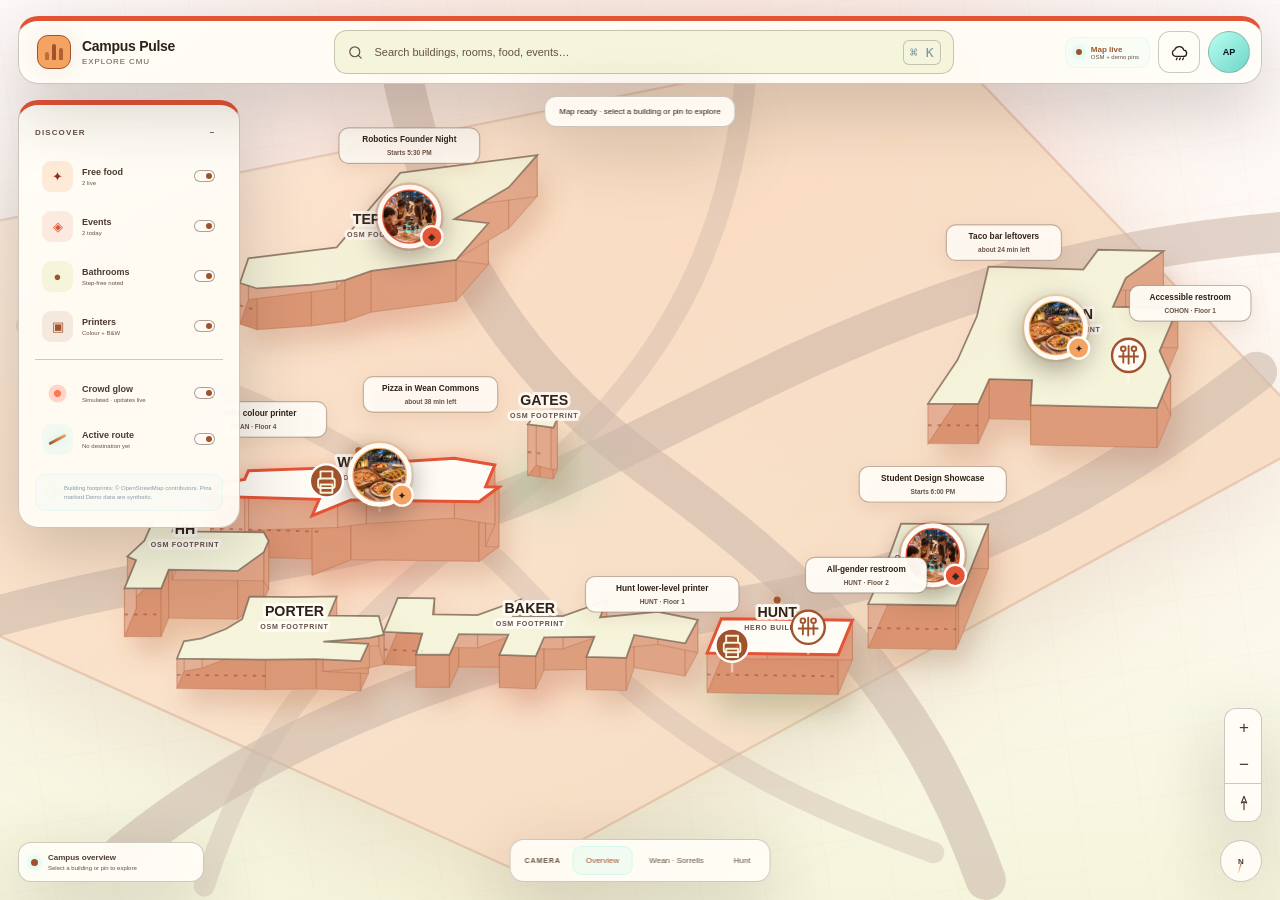
<file: 3d-map/index.html>
<!doctype html>
<html lang="en">
  <head>
    <meta charset="UTF-8" />
    <meta name="viewport" content="width=device-width, initial-scale=1.0" />
    <meta name="description" content="CMU Campus Pulse 3D map and unified discovery pins." />
    <title>Campus Pulse — 3D Map & Pins</title>
    <link rel="stylesheet" href="./styles.css" />
  </head>
  <body>
    <main class="app">
      <section class="map-shell" aria-label="Interactive 3D map of Carnegie Mellon University">
        <svg id="campusMap" viewBox="0 0 1200 760" preserveAspectRatio="xMidYMid slice" role="img" aria-labelledby="mapTitle mapDesc">
          <title id="mapTitle">Carnegie Mellon 3D campus map</title>
          <desc id="mapDesc">A stylized 3D map using OpenStreetMap-derived building footprints, with food, event, bathroom, and printer pins.</desc>
          <defs>
            <linearGradient id="sky" x1="0" y1="0" x2="0" y2="1">
              <stop offset="0" stop-color="#ffffff" />
              <stop offset="0.46" stop-color="#fffdf7" />
              <stop offset="1" stop-color="#f5f5dc" />
            </linearGradient>
            <radialGradient id="horizon" cx="50%" cy="18%" r="78%">
              <stop offset="0" stop-color="#f4a460" stop-opacity=".2" />
              <stop offset=".48" stop-color="#e35336" stop-opacity=".035" />
              <stop offset="1" stop-color="#ffffff" stop-opacity="0" />
            </radialGradient>
            <linearGradient id="ground" x1="0" y1="0" x2="1" y2="1">
              <stop offset="0" stop-color="#fff4e8" />
              <stop offset="1" stop-color="#f4dbc1" />
            </linearGradient>
            <linearGradient id="waterSheen" x1="0" y1="0" x2="1" y2="1">
              <stop offset="0" stop-color="#ffffff" stop-opacity=".5" />
              <stop offset=".5" stop-color="#f4a460" stop-opacity=".08" />
              <stop offset="1" stop-color="#ffffff" stop-opacity=".2" />
            </linearGradient>
            <linearGradient id="routeGlow" x1="0" y1="0" x2="1" y2="0">
              <stop offset="0" stop-color="#e35336" />
              <stop offset=".55" stop-color="#f4a460" />
              <stop offset="1" stop-color="#f5f5dc" />
            </linearGradient>
            <pattern id="mapGrid" width="54" height="54" patternUnits="userSpaceOnUse" patternTransform="rotate(-8)">
              <path d="M54 0H0V54" fill="none" stroke="#a0522d" stroke-opacity=".045" />
            </pattern>
            <filter id="shadow" x="-80%" y="-80%" width="260%" height="300%">
              <feDropShadow dx="8" dy="15" stdDeviation="10" flood-color="#a0522d" flood-opacity=".22" />
            </filter>
            <filter id="glow" x="-200%" y="-200%" width="500%" height="500%">
              <feGaussianBlur stdDeviation="7" result="blur" />
              <feMerge><feMergeNode in="blur" /><feMergeNode in="SourceGraphic" /></feMerge>
            </filter>
            <filter id="haloBlur" x="-100%" y="-100%" width="300%" height="300%">
              <feGaussianBlur stdDeviation="20" />
            </filter>
            <clipPath id="mapClip"><rect width="1200" height="760" rx="34" /></clipPath>
          </defs>

          <g clip-path="url(#mapClip)">
            <rect width="1200" height="760" fill="url(#sky)" />
            <rect width="1200" height="760" fill="url(#horizon)" />
            <rect width="1200" height="760" fill="url(#mapGrid)" />
            <g id="cameraGroup" class="camera-group">
              <path class="campus-ground" d="M41 190 848 28l326 341-674 368L28 523Z" />
              <path class="ground-sheen" d="M41 190 848 28l326 341-674 368L28 523Z" />
              <g class="map-roads" aria-hidden="true">
                <path d="M30 528C234 468 342 485 515 411S847 217 1155 195" />
                <path d="M163 721C306 603 499 543 681 513s291-86 440-199" />
                <path d="M393 31c25 147 79 264 213 362s226 184 286 350" />
                <path class="minor" d="M82 275c168 47 308 101 423 224s206 171 343 221" />
                <path class="minor" d="M690 55c-12 158-77 273-209 374S275 612 232 748" />
              </g>
              <g id="crowdGlowLayer" aria-hidden="true"></g>
              <g id="buildingLayer"></g>
              <g id="routeLayer"></g>
              <g id="labelLayer"></g>
              <g id="pinLayer"></g>
              <g id="indoorLayer" class="indoor-layer"></g>
            </g>
            <g id="rainLayer" aria-hidden="true"></g>
            <rect width="1200" height="760" fill="url(#horizon)" opacity=".35" pointer-events="none" />
          </g>
        </svg>

        <header class="topbar glass">
          <a class="brand" href="#" aria-label="Campus Pulse home">
            <span class="brand-mark" aria-hidden="true"><i></i><i></i><i></i></span>
            <span><strong>Campus Pulse</strong><small>Explore CMU</small></span>
          </a>

          <form class="search" id="searchForm" role="search">
            <svg viewBox="0 0 24 24" aria-hidden="true"><circle cx="11" cy="11" r="7" /><path d="m20 20-4-4" /></svg>
            <input id="searchInput" type="search" autocomplete="off" placeholder="Search buildings, rooms, food, events…" aria-label="Search campus" />
            <kbd>⌘ K</kbd>
            <div class="search-results glass" id="searchResults" hidden></div>
          </form>

          <div class="top-actions">
            <div class="data-badge"><span></span><strong>Map live</strong><small>OSM + demo pins</small></div>
            <button class="round-button" id="rainButton" type="button" aria-pressed="false" aria-label="Toggle rain scenario">
              <svg viewBox="0 0 24 24"><path d="M7 17h10a4 4 0 0 0 .4-7.98A6 6 0 0 0 6.1 8.3 4.5 4.5 0 0 0 7 17Z" /><path d="m9 19-1 2m5-2-1 2m5-2-1 2" /></svg>
            </button>
            <button class="profile-button" type="button" aria-label="Profile">AP</button>
          </div>
        </header>

        <aside class="layers-panel glass" id="layersPanel">
          <div class="panel-heading"><span>DISCOVER</span><button id="collapseLayers" type="button" aria-label="Collapse layers">−</button></div>
          <div class="layer-buttons" id="layerButtons">
            <button type="button" data-layer="food" aria-pressed="true"><span class="layer-icon food">✦</span><span>Free food<small id="foodCount">2 live</small></span><i></i></button>
            <button type="button" data-layer="event" aria-pressed="true"><span class="layer-icon event">◈</span><span>Events<small>2 today</small></span><i></i></button>
            <button type="button" data-layer="bathroom" aria-pressed="true"><span class="layer-icon bathroom">●</span><span>Bathrooms<small>Step-free noted</small></span><i></i></button>
            <button type="button" data-layer="printer" aria-pressed="true"><span class="layer-icon printer">▣</span><span>Printers<small>Colour + B&amp;W</small></span><i></i></button>
          </div>
          <div class="layer-divider"></div>
          <button class="map-toggle" id="crowdToggle" type="button" aria-pressed="true"><span class="toggle-mark crowd"></span><span>Crowd glow<small>Simulated · updates live</small></span><i></i></button>
          <button class="map-toggle" id="routeToggle" type="button" aria-pressed="true"><span class="toggle-mark route"></span><span>Active route<small id="routeStatus">No destination yet</small></span><i></i></button>
          <div class="provenance"><svg viewBox="0 0 24 24"><path d="M12 22a10 10 0 1 0 0-20 10 10 0 0 0 0 20Zm0-6v-4m0-4h.01" /></svg><span>Building footprints: © OpenStreetMap contributors. Pins marked Demo data are synthetic.</span></div>
        </aside>

        <nav class="camera-presets glass" aria-label="Map camera presets">
          <span>CAMERA</span>
          <button type="button" data-camera="overview" class="active">Overview</button>
          <button type="button" data-camera="wean">Wean · Sorrells</button>
          <button type="button" data-camera="hunt">Hunt</button>
        </nav>

        <div class="map-controls glass" aria-label="Map controls">
          <button type="button" id="zoomIn" aria-label="Zoom in">+</button>
          <button type="button" id="zoomOut" aria-label="Zoom out">−</button>
          <span></span>
          <button type="button" id="resetCamera" aria-label="Reset map orientation">
            <svg viewBox="0 0 24 24"><path d="M12 2 8 12l4-2 4 2-4-10Zm0 8v12" /></svg>
          </button>
        </div>

        <div class="compass glass"><strong>N</strong><i></i></div>

        <article class="detail-card glass" id="detailCard" aria-live="polite" aria-hidden="true">
          <button class="card-close" id="closeCard" type="button" aria-label="Close details">×</button>
          <div class="gallery" id="gallery" hidden>
            <div class="gallery-main" id="galleryMain"></div>
            <div class="gallery-thumbs" id="galleryThumbs"></div>
            <span class="gallery-count" id="galleryCount">1 / 3</span>
          </div>
          <div class="card-body">
            <div class="card-meta"><span class="card-kind" id="cardKind">BUILDING</span><span class="demo-chip" id="demoChip">OSM FOOTPRINT</span></div>
            <h1 id="cardTitle">Wean Hall</h1>
            <p class="card-subtitle" id="cardSubtitle">Academic building · Carnegie Mellon</p>
            <div class="card-stats" id="cardStats"></div>
            <p class="card-description" id="cardDescription"></p>
            <div class="card-actions">
              <button class="primary-action" id="navigateButton" type="button">
                <svg viewBox="0 0 24 24"><path d="m3 11 18-8-8 18-2-8-8-2Z" /></svg>
                Navigate here
              </button>
              <button class="secondary-action" id="indoorButton" type="button">Explore floors</button>
            </div>
          </div>
        </article>

        <section class="indoor-toolbar glass" id="indoorToolbar" aria-hidden="true">
          <button id="exitIndoor" type="button" aria-label="Exit indoor view">←</button>
          <div><span>INDOOR PREVIEW</span><strong id="indoorBuilding">Wean Hall</strong></div>
          <div class="floor-picker" id="floorPicker"></div>
          <div class="indoor-provenance"><span>DEMO GEOMETRY</span><small>Blueprint source pending</small></div>
        </section>

        <div class="map-caption glass">
          <span class="pulse-dot"></span>
          <div><strong id="captionTitle">Campus overview</strong><small id="captionCopy">Select a building or pin to explore</small></div>
        </div>

        <div class="toast glass" id="toast" role="status" aria-live="polite"></div>
      </section>
    </main>

    <script src="./data.js"></script>
    <script src="./app.js"></script>
  </body>
</html>
</file>
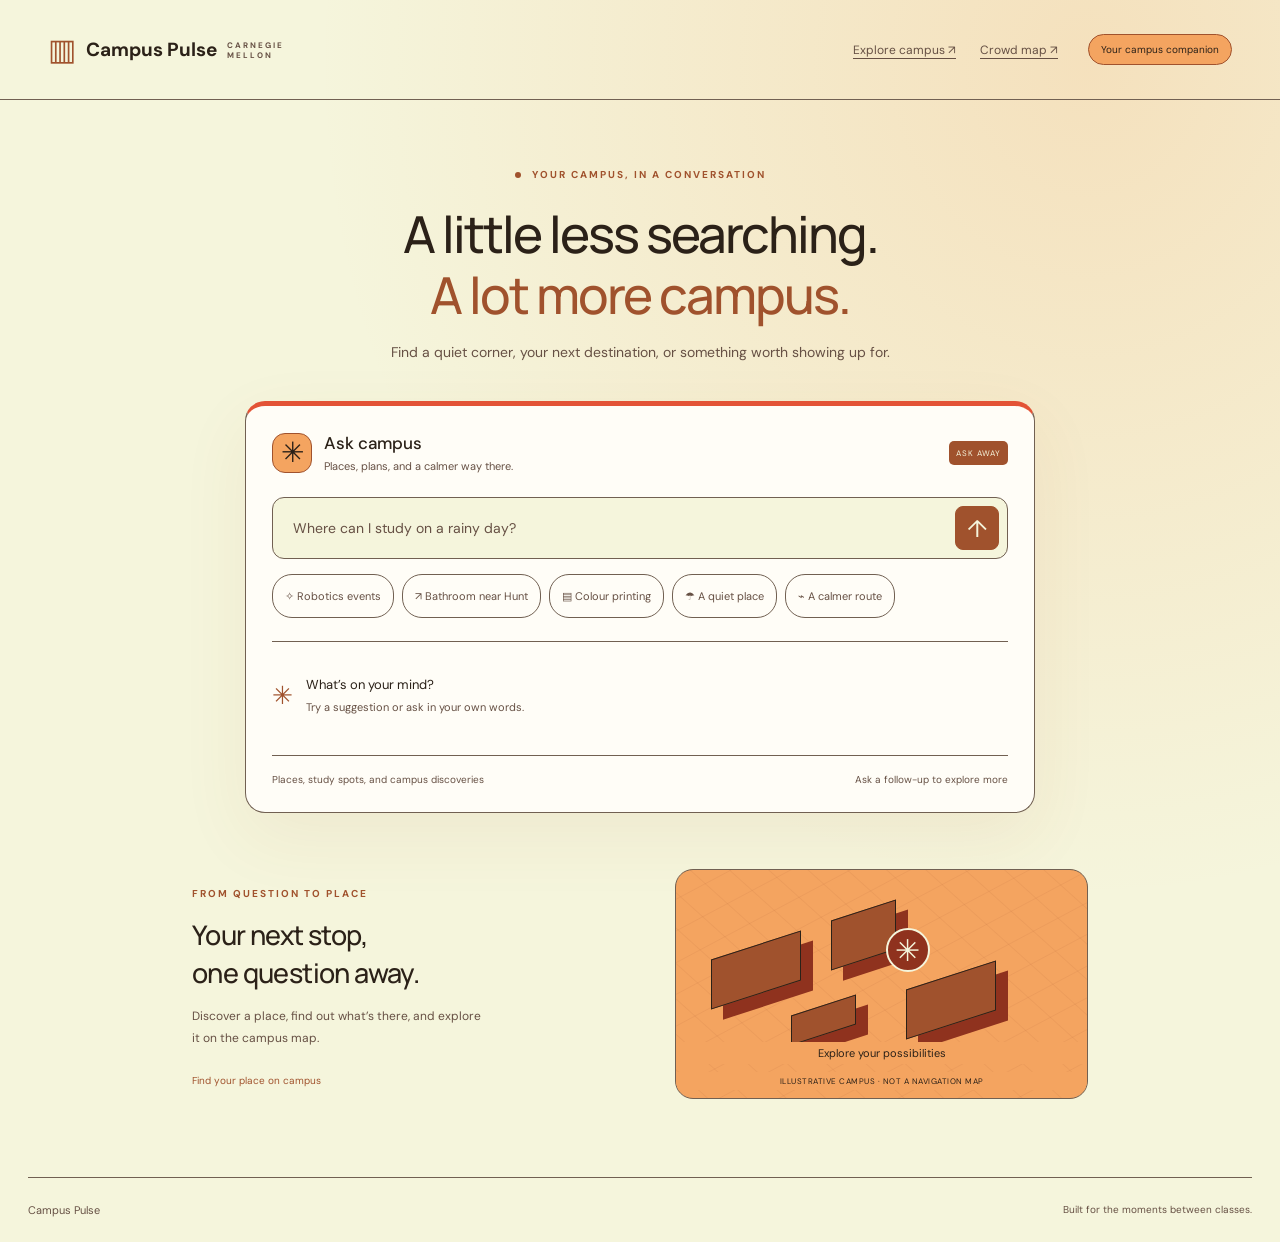
<file: ai-assist/index.html>
<!doctype html>
<html lang="en">
<head><meta charset="utf-8"><meta name="viewport" content="width=device-width, initial-scale=1"><title>Campus Pulse · Ask campus</title><link rel="stylesheet" href="./styles.css"></head>
<body>
  <header><a class="brand" href="./"><span class="mark">▥</span> Campus Pulse <small>CARNEGIE MELLON</small></a><nav aria-label="Campus tools"><a href="../3d-map/">Explore campus ↗</a><a href="../crowd-map/">Crowd map ↗</a></nav><span class="demo">Your campus companion</span></header>
  <main>
    <section class="intro"><div class="eyebrow"><span></span> YOUR CAMPUS, IN A CONVERSATION</div><h1>A little less searching.<br><em>A lot more campus.</em></h1><p>Find a quiet corner, your next destination, or something worth showing up for.</p></section>
    <section class="assistant" aria-label="Campus assistant">
      <div class="assistant-heading"><span class="orb" aria-hidden="true">✳</span><div><h2>Ask campus</h2><p>Places, plans, and a calmer way there.</p></div><span class="local">ASK AWAY</span></div>
      <form id="askForm"><label for="question" class="sr-only">Ask about campus</label><div class="input-wrap"><input id="question" maxlength="500" autocomplete="off" placeholder="Where can I study on a rainy day?" required><button id="submit" type="submit" aria-label="Ask campus">↑</button></div></form>
      <div class="suggestions" aria-label="Suggested questions"><button data-query="Anything interesting related to robotics today?">✧ Robotics events</button><button data-query="Closest bathroom to Hunt Library 2nd floor">↗ Bathroom near Hunt</button><button data-query="Where can I print in colour near Wean?">▤ Colour printing</button><button data-query="Where can I study on a rainy day?">☂ A quiet place</button><button data-query="Avoid crowds getting to Gates">⌁ A calmer route</button></div>
      <div id="response" aria-live="polite" aria-atomic="true"><div class="welcome"><span>✳</span><p>What’s on your mind?<small>Try a suggestion or ask in your own words.</small></p></div></div>
      <div class="footnote"><span>Places, study spots, and campus discoveries</span><span>Ask a follow-up to explore more</span></div>
    </section>
    <section class="context"><div><span class="eyebrow">FROM QUESTION TO PLACE</span><h2>Your next stop,<br>one question away.</h2><p>Discover a place, find out what’s there, and explore it on the campus map.</p><span class="connection" id="connection">Find your place on campus</span></div><div class="map-preview" aria-label="Map action preview"><div class="grid"></div><div class="block b1"></div><div class="block b2"></div><div class="block b3"></div><div class="block b4"></div><span class="map-pin">✳</span><span class="map-place" id="mapPlace">Explore your possibilities</span><span class="map-caption">ILLUSTRATIVE CAMPUS · NOT A NAVIGATION MAP</span></div></section>
  </main><footer>Campus Pulse <span>Built for the moments between classes.</span></footer><script src="../3d-map/data.js"></script><script type="module" src="./app.mjs"></script>
</body></html>
</file>
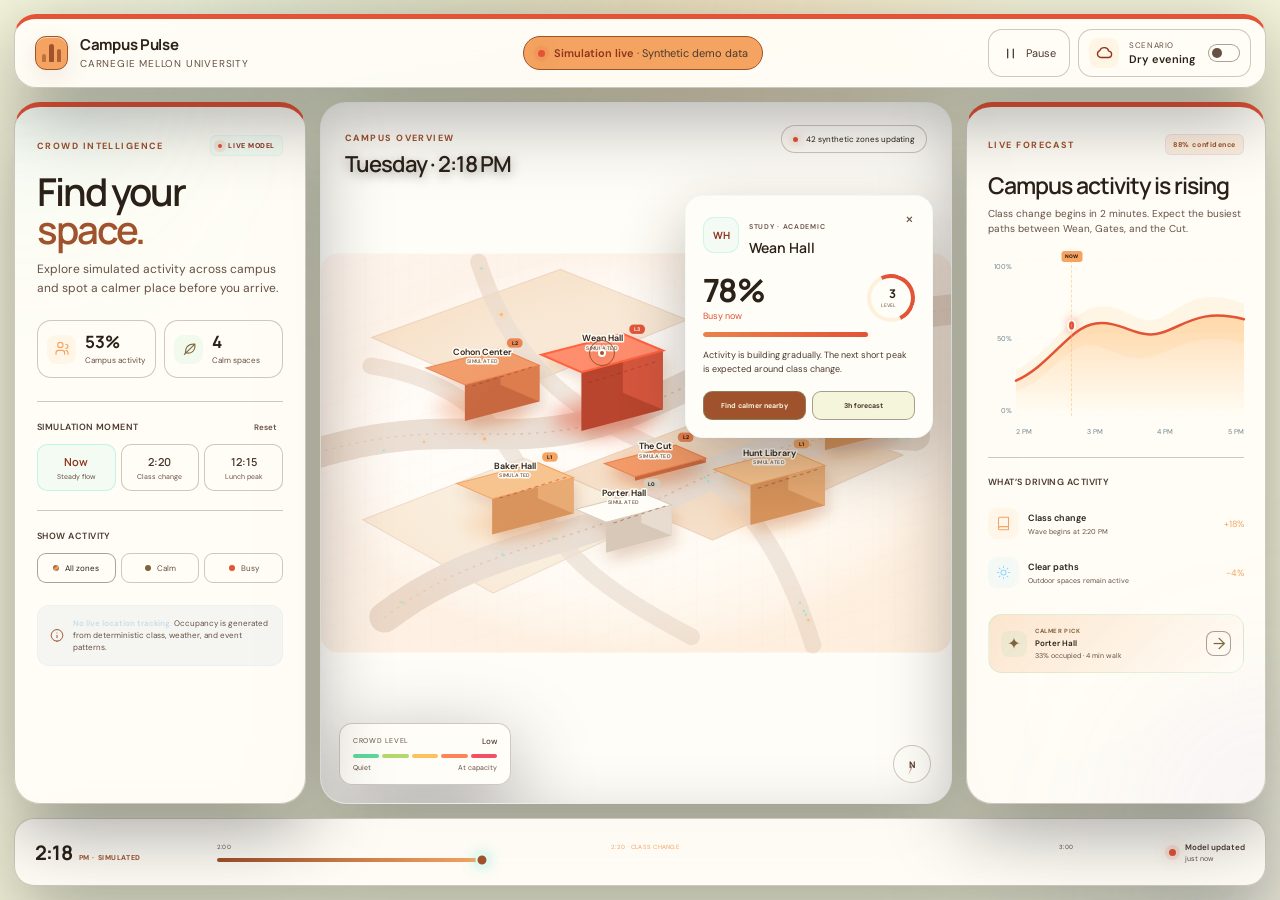
<file: crowd-map/index.html>
<!doctype html>
<html lang="en">
  <head>
    <meta charset="UTF-8" />
    <meta name="viewport" content="width=device-width, initial-scale=1.0" />
    <meta
      name="description"
      content="A polished simulated crowd map for CMU Campus Pulse."
    />
    <title>Campus Pulse — Simulated Crowd Map</title>
    <link rel="preconnect" href="https://fonts.googleapis.com" />
    <link rel="preconnect" href="https://fonts.gstatic.com" crossorigin />
    <link
      href="https://fonts.googleapis.com/css2?family=DM+Sans:wght@400;500;600;700&amp;family=Manrope:wght@500;600;700&amp;display=swap"
      rel="stylesheet"
    />
    <link rel="stylesheet" href="./styles.css" />
  </head>
  <body>
    <div class="ambient ambient-one"></div>
    <div class="ambient ambient-two"></div>

    <main class="app-shell">
      <header class="topbar glass-panel">
        <a class="brand" href="#" aria-label="Campus Pulse home">
          <span class="brand-mark" aria-hidden="true">
            <span></span><span></span><span></span>
          </span>
          <span>
            <strong>Campus Pulse</strong>
            <small>Carnegie Mellon University</small>
          </span>
        </a>

        <div class="data-disclosure" role="status">
          <span class="status-dot"></span>
          <span><strong>Simulation live</strong> · Synthetic demo data</span>
        </div>

        <div class="header-actions">
          <button class="icon-button" id="pauseButton" type="button" aria-pressed="false">
            <svg viewBox="0 0 24 24" aria-hidden="true">
              <path d="M8 6v12M16 6v12" />
            </svg>
            <span>Pause</span>
          </button>
          <button class="weather-toggle" id="rainToggle" type="button" aria-pressed="false">
            <span class="toggle-icon" aria-hidden="true">
              <svg viewBox="0 0 24 24">
                <path d="M7 17h10a4 4 0 0 0 .4-7.98A6 6 0 0 0 6.1 8.3 4.5 4.5 0 0 0 7 17Z" />
                <path class="rain-lines" d="m9 19-1 2m5-2-1 2m5-2-1 2" />
              </svg>
            </span>
            <span>
              <small>Scenario</small>
              <strong id="weatherLabel">Dry evening</strong>
            </span>
            <span class="switch-track"><span class="switch-thumb"></span></span>
          </button>
        </div>
      </header>

      <section class="workspace">
        <aside class="control-panel glass-panel">
          <div class="eyebrow-row">
            <span class="eyebrow">Crowd intelligence</span>
            <span class="live-chip">LIVE MODEL</span>
          </div>
          <h1>Find your<br /><em>space.</em></h1>
          <p class="intro-copy">
            Explore simulated activity across campus and spot a calmer place before you arrive.
          </p>

          <div class="metric-grid" aria-label="Campus crowd summary">
            <article>
              <span class="metric-icon occupancy-icon" aria-hidden="true">
                <svg viewBox="0 0 24 24"><path d="M16 20v-2a4 4 0 0 0-4-4H7a4 4 0 0 0-4 4v2M9.5 10a4 4 0 1 0 0-8 4 4 0 0 0 0 8Zm8.5 1a3 3 0 0 0 0-6m3 15v-2a4 4 0 0 0-3-3.87" /></svg>
              </span>
              <div><strong id="campusOccupancy">68%</strong><small>Campus activity</small></div>
            </article>
            <article>
              <span class="metric-icon calm-icon" aria-hidden="true">
                <svg viewBox="0 0 24 24"><path d="M20.8 4.6c-5.1-.4-9.3 1.2-11.9 4.4-2.1 2.7-2.3 6-2.3 8.2m14.2-12.6c.6 5.3-1.2 9.6-4.5 12.1-2.7 2-6 2-9.7.5m14.2-12.6L5 20" /></svg>
              </span>
              <div><strong id="calmSpaces">3</strong><small>Calm spaces</small></div>
            </article>
          </div>

          <div class="control-section">
            <div class="section-heading">
              <span>Simulation moment</span>
              <button class="text-button" id="resetButton" type="button">Reset</button>
            </div>
            <div class="scenario-picker" role="group" aria-label="Simulation moment">
              <button type="button" data-scenario="steady" class="active">
                <span>Now</span><small>Steady flow</small>
              </button>
              <button type="button" data-scenario="class">
                <span>2:20</span><small>Class change</small>
              </button>
              <button type="button" data-scenario="lunch">
                <span>12:15</span><small>Lunch peak</small>
              </button>
            </div>
          </div>

          <div class="control-section">
            <div class="section-heading"><span>Show activity</span></div>
            <div class="filter-list" role="group" aria-label="Filter crowd levels">
              <button type="button" data-filter="all" class="active"><span class="filter-dot spectrum"></span>All zones</button>
              <button type="button" data-filter="calm"><span class="filter-dot calm"></span>Calm</button>
              <button type="button" data-filter="busy"><span class="filter-dot busy"></span>Busy</button>
            </div>
          </div>

          <div class="model-note">
            <svg viewBox="0 0 24 24" aria-hidden="true"><path d="M12 22a10 10 0 1 0 0-20 10 10 0 0 0 0 20Zm0-6v-4m0-4h.01" /></svg>
            <p><strong>No live location tracking.</strong> Occupancy is generated from deterministic class, weather, and event patterns.</p>
          </div>
        </aside>

        <section class="map-stage" aria-label="Interactive simulated campus crowd map">
          <div class="map-topline">
            <div>
              <span class="map-kicker">CAMPUS OVERVIEW</span>
              <h2 id="mapHeadline">Tuesday · 2:18 PM</h2>
            </div>
            <div class="view-chip"><span></span> 42 synthetic zones updating</div>
          </div>

          <div class="map-canvas" id="mapCanvas">
            <svg id="campusMap" viewBox="0 0 1200 760" role="img" aria-labelledby="mapTitle mapDescription">
              <title id="mapTitle">Simulated CMU campus crowd map</title>
              <desc id="mapDescription">An isometric campus visualization showing synthetic occupancy levels for campus buildings and outdoor spaces.</desc>
              <defs>
                <linearGradient id="mapGround" x1="0" y1="0" x2="1" y2="1">
                  <stop offset="0" stop-color="#ffffff" />
                  <stop offset="1" stop-color="#fff8ed" />
                </linearGradient>
                <linearGradient id="roadGlow" x1="0" y1="0" x2="1" y2="0">
                  <stop offset="0" stop-color="#a0522d" stop-opacity=".08" />
                  <stop offset=".5" stop-color="#a0522d" stop-opacity=".24" />
                  <stop offset="1" stop-color="#e35336" stop-opacity=".07" />
                </linearGradient>
                <radialGradient id="vignette">
                  <stop offset="55%" stop-color="#fffdf7" stop-opacity="0" />
                  <stop offset="100%" stop-color="#f4a460" stop-opacity=".12" />
                </radialGradient>
                <filter id="softGlow" x="-100%" y="-100%" width="300%" height="300%">
                  <feGaussianBlur stdDeviation="18" />
                </filter>
                <filter id="buildingShadow" x="-60%" y="-60%" width="220%" height="240%">
                  <feDropShadow dx="8" dy="16" stdDeviation="12" flood-color="#a0522d" flood-opacity=".2" />
                </filter>
                <filter id="pinGlow" x="-100%" y="-100%" width="300%" height="300%">
                  <feGaussianBlur stdDeviation="6" result="blur" />
                  <feMerge><feMergeNode in="blur" /><feMergeNode in="SourceGraphic" /></feMerge>
                </filter>
                <pattern id="gridPattern" width="42" height="42" patternUnits="userSpaceOnUse" patternTransform="skewY(-20)">
                  <path d="M42 0H0V42" fill="none" stroke="#a0522d" stroke-opacity=".05" stroke-width="1" />
                </pattern>
              </defs>

              <rect width="1200" height="760" rx="32" fill="url(#mapGround)" />
              <rect width="1200" height="760" rx="32" fill="url(#gridPattern)" />
              <g class="terrain">
                <path class="lawn lawn-one" d="M96 160 456 30l242 96-352 143Z" />
                <path class="lawn lawn-two" d="m456 420 368-139 285 103-363 162Z" />
                <path class="lawn lawn-three" d="m79 507 306-118 258 111-315 147Z" />
                <path class="campus-path main-path" d="M-20 384C220 309 328 369 505 328S826 139 1228 104" />
                <path class="campus-path" d="M121 693C294 561 462 557 617 481s291-152 514-134" />
                <path class="campus-path minor" d="M300 16c56 173 154 269 309 340s252 144 328 390" />
                <path class="campus-path minor" d="M95 214c157 24 245 101 301 232s148 199 310 284" />
                <path class="walk-line" d="M-20 384C220 309 328 369 505 328S826 139 1228 104" />
                <path class="walk-line" d="M121 693C294 561 462 557 617 481s291-152 514-134" />
              </g>

              <g id="zoneHalos"></g>
              <g id="crowdAgents" aria-hidden="true"></g>
              <g id="buildingsLayer"></g>
              <g id="labelsLayer"></g>
              <g id="rainLayer" aria-hidden="true"></g>
              <rect width="1200" height="760" rx="32" fill="url(#vignette)" pointer-events="none" />
            </svg>

            <div class="compass" aria-label="Map compass"><span>N</span><i></i></div>

            <div class="map-legend glass-panel" aria-label="Crowd level legend">
              <div><span>CROWD LEVEL</span><strong>Low</strong></div>
              <div class="legend-gradient"><i></i><i></i><i></i><i></i><i></i></div>
              <div class="legend-labels"><span>Quiet</span><span>At capacity</span></div>
            </div>

            <div class="selected-pin" id="selectedPin" aria-hidden="true">
              <span class="pin-pulse"></span>
              <span class="pin-core"></span>
            </div>

            <article class="place-card glass-panel" id="placeCard" aria-live="polite">
              <button class="close-card" id="closeCard" type="button" aria-label="Close place details">×</button>
              <div class="place-heading">
                <span class="place-symbol" id="placeSymbol">WH</span>
                <div><span id="placeType">STUDY · ACADEMIC</span><h3 id="placeName">Wean Hall</h3></div>
              </div>
              <div class="occupancy-reading">
                <div><strong id="placeOccupancy">82%</strong><span id="placeStatus">Busy now</span></div>
                <div class="capacity-ring" id="capacityRing"><span>3</span><small>LEVEL</small></div>
              </div>
              <div class="occupancy-track"><span id="occupancyBar"></span></div>
              <p id="placeInsight">Class change is creating a short peak. Activity is expected to ease in 18 minutes.</p>
              <div class="card-actions">
                <button type="button" id="calmerButton">Find calmer nearby</button>
                <button class="secondary" type="button" id="forecastButton">3h forecast</button>
              </div>
            </article>
          </div>
        </section>

        <aside class="insight-panel glass-panel">
          <div class="insight-header">
            <span class="eyebrow">Live forecast</span>
            <span class="confidence-chip">88% confidence</span>
          </div>
          <h2 id="insightTitle">Campus activity is rising</h2>
          <p id="insightCopy">Class change begins in 2 minutes. Expect the busiest paths between Wean, Gates, and the Cut.</p>

          <div class="forecast-chart" aria-label="Three hour campus occupancy forecast">
            <div class="chart-y-labels"><span>100%</span><span>50%</span><span>0%</span></div>
            <div class="chart-area">
              <div class="chart-grid"><i></i><i></i><i></i></div>
              <svg viewBox="0 0 320 150" preserveAspectRatio="none" aria-hidden="true">
                <defs>
                  <linearGradient id="chartFill" x1="0" y1="0" x2="0" y2="1">
                    <stop offset="0" stop-color="#ffb15a" stop-opacity=".42" />
                    <stop offset="1" stop-color="#ffb15a" stop-opacity="0" />
                  </linearGradient>
                </defs>
                <path id="forecastBand" class="forecast-band" d="M0 106 C52 88 75 49 114 45 S171 66 205 55 255 26 320 42 L320 80 C259 69 237 81 199 91 S143 87 109 82 46 117 0 126Z" />
                <path id="forecastArea" class="forecast-area" d="M0 116 C49 101 75 64 112 61 S171 77 204 70 259 46 320 57 L320 150H0Z" />
                <path id="forecastLine" class="forecast-line" d="M0 116 C49 101 75 64 112 61 S171 77 204 70 259 46 320 57" />
                <circle id="forecastPoint" cx="78" cy="63" r="5" />
              </svg>
              <div class="chart-now"><span>NOW</span></div>
              <div class="chart-time"><span>2 PM</span><span>3 PM</span><span>4 PM</span><span>5 PM</span></div>
            </div>
          </div>

          <div class="driver-list">
            <div class="section-heading"><span>What’s driving activity</span></div>
            <article>
              <span class="driver-icon class-driver">
                <svg viewBox="0 0 24 24"><path d="M4 19.5A2.5 2.5 0 0 1 6.5 17H20M4 19.5A2.5 2.5 0 0 0 6.5 22H20V2H6.5A2.5 2.5 0 0 0 4 4.5v15Z" /></svg>
              </span>
              <div><strong>Class change</strong><small>Wave begins at 2:20 PM</small></div><em>+18%</em>
            </article>
            <article id="weatherDriver">
              <span class="driver-icon weather-driver">
                <svg viewBox="0 0 24 24"><path d="M12 2v2m0 16v2M4.93 4.93l1.42 1.42m11.3 11.3 1.42 1.42M2 12h2m16 0h2M4.93 19.07l1.42-1.42m11.3-11.3 1.42-1.42M16 12a4 4 0 1 1-8 0 4 4 0 0 1 8 0Z" /></svg>
              </span>
              <div><strong id="weatherDriverTitle">Clear paths</strong><small id="weatherDriverCopy">Outdoor spaces remain active</small></div><em id="weatherDriverMetric">−4%</em>
            </article>
          </div>

          <div class="recommendation-card">
            <span class="spark-icon" aria-hidden="true">✦</span>
            <div><span>CALMER PICK</span><strong id="recommendationName">Hunt Library · Lower level</strong><p id="recommendationCopy">44% occupied · 5 min walk</p></div>
            <button type="button" id="showRecommendation" aria-label="Show recommendation on map">→</button>
          </div>
        </aside>
      </section>

      <footer class="simulation-strip glass-panel">
        <div class="simulation-clock"><span id="clockTime">2:18</span><small>PM · SIMULATED</small></div>
        <div class="timeline">
          <div class="timeline-labels"><span>2:00</span><span>2:20 · CLASS CHANGE</span><span>3:00</span></div>
          <div class="timeline-track"><span class="timeline-progress" id="timelineProgress"></span><button id="timelineHandle" type="button" aria-label="Simulation time: 2:18 PM"></button></div>
        </div>
        <div class="update-status"><span></span><div><strong>Model updated</strong><small id="updatedTime">just now</small></div></div>
      </footer>
    </main>

    <script src="./app.js"></script>
  </body>
</html>
</file>
<file: 3d-map/styles.css>
:root {
  color-scheme: light;
  --terracotta: #E35336;
  --cream: #F5F5DC;
  --sand: #F4A460;
  --sienna: #A0522D;
  --ink: #2B2118;
  --muted: #665044;
  --muted-strong: #4b392f;
  --paper: #FFFDF7;
  --rust: #8F321E;
  --border: #716052;
  --navy: #2B2118;
  --panel: rgba(255, 253, 247, .92);
  --panel-strong: rgba(255, 253, 247, .98);
  --line: rgba(113, 96, 82, .34);
  --line-strong: rgba(113, 96, 82, .58);
  --cyan: var(--sienna);
  --food: var(--sand);
  --event: var(--terracotta);
  --bathroom: var(--cream);
  --printer: var(--sienna);
  --green: var(--rust);
  font-family: "DM Sans", Inter, ui-sans-serif, -apple-system, BlinkMacSystemFont, "Segoe UI", sans-serif;
}

* { box-sizing: border-box; }

html,
body {
  min-width: 320px;
  min-height: 100%;
  margin: 0;
  background: var(--paper);
}

body {
  min-height: 100vh;
  overflow: hidden;
  color: var(--ink);
}

button,
input { font: inherit; }

button { color: inherit; }

button:focus-visible,
input:focus-visible,
a:focus-visible {
  outline: 3px solid var(--rust);
  outline-offset: 4px;
}

.app,
.map-shell {
  width: 100%;
  min-height: 100vh;
}

.map-shell {
  position: relative;
  overflow: hidden;
  background: var(--paper);
}

#campusMap {
  position: absolute;
  inset: 0;
  width: 100%;
  height: 100%;
}

.glass {
  border: 1px solid var(--line);
  background: var(--panel);
  box-shadow: 0 22px 70px rgba(43, 33, 24, .22), inset 0 1px rgba(255, 255, 255, .6);
  backdrop-filter: blur(22px) saturate(125%);
  -webkit-backdrop-filter: blur(22px) saturate(125%);
}

.topbar {
  position: absolute;
  z-index: 40;
  top: 16px;
  right: 18px;
  left: 18px;
  display: grid;
  grid-template-columns: minmax(210px, 1fr) minmax(360px, 620px) minmax(240px, 1fr);
  align-items: center;
  gap: 24px;
  height: 68px;
  padding: 9px 11px 9px 18px;
  border-radius: 20px;
  border-top: 5px solid var(--terracotta);
}

.brand {
  display: inline-flex;
  align-items: center;
  gap: 11px;
  width: max-content;
  color: inherit;
  text-decoration: none;
}

.brand-mark {
  display: flex;
  align-items: flex-end;
  gap: 3px;
  width: 34px;
  height: 34px;
  padding: 8px 7px;
  border: 1px solid var(--sienna);
  border-radius: 11px;
  background: var(--sand);
  box-shadow: 0 0 24px rgba(160, 82, 45, .12);
}

.brand-mark i {
  flex: 1;
  border-radius: 3px 3px 1px 1px;
  background: var(--sienna);
  box-shadow: none;
}

.brand-mark i:nth-child(1) { height: 50%; opacity: .65; }
.brand-mark i:nth-child(2) { height: 100%; }
.brand-mark i:nth-child(3) { height: 72%; opacity: .82; }

.brand strong,
.brand small { display: block; }
.brand strong { font-size: 14px; letter-spacing: -.02em; }
.brand small { margin-top: 3px; color: var(--muted); font-size: 8px; letter-spacing: .11em; text-transform: uppercase; }

.search {
  position: relative;
  display: flex;
  align-items: center;
  height: 44px;
  padding: 0 12px;
  border: 1px solid var(--line);
  border-radius: 13px;
  background: var(--cream);
  transition: border-color 180ms ease, box-shadow 180ms ease;
}

.search:focus-within {
  border-color: var(--rust);
  box-shadow: 0 0 0 3px rgba(143, 50, 30, .08);
}

.search > svg {
  width: 17px;
  flex: 0 0 auto;
  fill: none;
  stroke: var(--muted);
  stroke-linecap: round;
  stroke-width: 1.7;
}

.search input {
  min-width: 0;
  flex: 1;
  height: 100%;
  padding: 0 11px;
  border: 0;
  outline: 0;
  color: var(--ink);
  background: transparent;
  font-size: 11px;
}

.search input::placeholder { color: var(--muted); opacity: 1; }

.search kbd {
  padding: 4px 6px;
  border: 1px solid var(--line);
  border-radius: 6px;
  color: #78909c;
  background: rgba(255,255,255,.035);
  font: 500 8px inherit;
}

.search-results {
  position: absolute;
  top: 51px;
  right: 0;
  left: 0;
  overflow: hidden;
  padding: 7px;
  border-radius: 14px;
  background: var(--panel-strong);
}

.search-results[hidden] { display: none; }

.search-result {
  display: grid;
  grid-template-columns: 30px 1fr auto;
  align-items: center;
  gap: 9px;
  width: 100%;
  padding: 8px;
  border: 0;
  border-radius: 9px;
  background: transparent;
  text-align: left;
  cursor: pointer;
}

.search-result:hover { background: rgba(255, 255, 255, .055); }
.search-result > span:first-child { display: grid; width: 30px; height: 30px; place-items: center; border-radius: 9px; color: var(--cyan); background: rgba(92,232,209,.08); font-size: 9px; font-weight: 800; }
.search-result strong, .search-result small { display: block; }
.search-result strong { font-size: 10px; }
.search-result small { margin-top: 3px; color: var(--muted); font-size: 7px; }
.search-result > em { color: var(--muted); font-size: 10px; font-style: normal; }

.top-actions {
  display: flex;
  justify-content: flex-end;
  align-items: center;
  gap: 8px;
}

.data-badge {
  display: grid;
  grid-template-columns: 7px 1fr;
  align-items: center;
  column-gap: 8px;
  padding: 7px 10px;
  border: 1px solid rgba(92, 232, 209, .12);
  border-radius: 11px;
  background: rgba(92, 232, 209, .035);
}

.data-badge > span {
  grid-row: 1 / span 2;
  width: 6px;
  height: 6px;
  border-radius: 50%;
  background: var(--cyan);
  box-shadow: 0 0 0 4px rgba(92,232,209,.08), 0 0 12px rgba(92,232,209,.6);
  animation: breathe 2.2s ease-in-out infinite;
}

.data-badge strong { color: var(--sienna); font-size: 8px; }
.data-badge small { color: var(--muted); font-size: 6px; }

.round-button,
.profile-button {
  display: grid;
  width: 42px;
  height: 42px;
  place-items: center;
  border: 1px solid var(--line);
  border-radius: 12px;
  background: rgba(255,255,255,.035);
  cursor: pointer;
  transition: 180ms ease;
}

.round-button:hover,
.profile-button:hover { border-color: var(--line-strong); background: rgba(255,255,255,.065); }
.round-button[aria-pressed="true"] { border-color: rgba(103, 220, 237, .34); color: #95eaff; background: rgba(103,220,237,.1); }
.round-button svg { width: 19px; fill: none; stroke: currentColor; stroke-linecap: round; stroke-linejoin: round; stroke-width: 1.65; }
.profile-button { border-radius: 50%; color: #07111f; background: linear-gradient(135deg, #b8fff1, #6ed5c8); font-size: 9px; font-weight: 800; }

.layers-panel {
  position: absolute;
  z-index: 25;
  top: 100px;
  left: 18px;
  width: 222px;
  padding: 16px;
  border-radius: 20px;
  border-top: 5px solid var(--terracotta);
  transition: transform 280ms ease, opacity 220ms ease;
}

.layers-panel.collapsed { transform: translateX(calc(-100% + 46px)); opacity: 1; }

.panel-heading {
  display: flex;
  align-items: center;
  justify-content: space-between;
  margin-bottom: 10px;
  color: var(--muted);
  font-size: 8px;
  font-weight: 700;
  letter-spacing: .14em;
}

.panel-heading button {
  width: 22px;
  height: 22px;
  border: 0;
  border-radius: 6px;
  color: var(--muted);
  background: rgba(255,255,255,.04);
  cursor: pointer;
}

.layer-buttons { display: grid; gap: 4px; }

.layer-buttons button,
.map-toggle {
  display: grid;
  grid-template-columns: 31px 1fr 22px;
  align-items: center;
  gap: 9px;
  width: 100%;
  min-height: 46px;
  padding: 6px 7px;
  border: 0;
  border-radius: 11px;
  background: transparent;
  text-align: left;
  cursor: pointer;
  transition: background 180ms ease, opacity 180ms ease;
}

.layer-buttons button:hover,
.map-toggle:hover { background: rgba(255,255,255,.045); }
.layer-buttons button[aria-pressed="false"],
.map-toggle[aria-pressed="false"] { opacity: .48; }

.layer-icon,
.toggle-mark {
  display: grid;
  width: 31px;
  height: 31px;
  place-items: center;
  border-radius: 9px;
  font-size: 13px;
}

.layer-icon.food { color: var(--rust); background: rgba(244,164,96,.2); }
.layer-icon.event { color: var(--event); background: rgba(227,83,54,.11); }
.layer-icon.bathroom { color: var(--sienna); background: var(--cream); }
.layer-icon.printer { color: var(--printer); background: rgba(160,82,45,.11); }
.toggle-mark.crowd { background: radial-gradient(circle, #ff785d 0 15%, rgba(255,120,93,.28) 18% 40%, transparent 42%); }
.toggle-mark.route { position: relative; background: rgba(92,232,209,.07); }
.toggle-mark.route::after { width: 19px; height: 3px; border-radius: 99px; background: linear-gradient(90deg,var(--cyan),var(--food)); content: ""; transform: rotate(-28deg); box-shadow: 0 0 8px rgba(92,232,209,.4); }

.layer-buttons button > span:nth-child(2),
.map-toggle > span:nth-child(2) { color: var(--muted-strong); font-size: 9px; font-weight: 600; }
.layer-buttons small,
.map-toggle small { display: block; margin-top: 3px; color: var(--muted); font-size: 6px; font-weight: 400; }
.layer-buttons button > i,
.map-toggle > i { position: relative; width: 21px; height: 12px; border: 1px solid var(--line-strong); border-radius: 999px; background: rgba(255,255,255,.04); }
.layer-buttons button > i::after,
.map-toggle > i::after { position: absolute; top: 2px; left: 2px; width: 6px; height: 6px; border-radius: 50%; background: var(--muted); content: ""; transition: transform 180ms ease, background 180ms ease; }
.layer-buttons button[aria-pressed="true"] > i::after,
.map-toggle[aria-pressed="true"] > i::after { transform: translateX(9px); background: var(--cyan); }

.layer-divider { margin: 10px 0; border-top: 1px solid var(--line); }

.provenance {
  display: flex;
  gap: 7px;
  margin-top: 12px;
  padding: 9px;
  border: 1px solid rgba(103,220,237,.1);
  border-radius: 10px;
  color: #879ca7;
  background: rgba(103,220,237,.035);
  font-size: 6px;
  line-height: 1.45;
}
.provenance svg { flex: 0 0 auto; width: 12px; fill: none; stroke: var(--bathroom); stroke-linecap: round; stroke-width: 1.8; }

.camera-presets {
  position: absolute;
  z-index: 20;
  bottom: 18px;
  left: 50%;
  display: flex;
  align-items: center;
  gap: 4px;
  padding: 6px;
  border-radius: 14px;
  transform: translateX(-50%);
}

.camera-presets > span { padding: 0 8px; color: var(--muted); font-size: 7px; font-weight: 700; letter-spacing: .13em; }
.camera-presets button { padding: 9px 12px; border: 1px solid transparent; border-radius: 9px; color: var(--muted); background: transparent; font-size: 8px; cursor: pointer; transition: 180ms ease; }
.camera-presets button:hover { color: var(--ink); background: rgba(255,255,255,.04); }
.camera-presets button.active { border-color: rgba(92,232,209,.2); color: var(--cyan); background: rgba(92,232,209,.08); }

.map-controls {
  position: absolute;
  z-index: 20;
  right: 18px;
  bottom: 78px;
  display: grid;
  width: 38px;
  overflow: hidden;
  border-radius: 12px;
}

.map-controls button { display: grid; width: 38px; height: 37px; place-items: center; border: 0; color: var(--muted-strong); background: transparent; font-size: 17px; cursor: pointer; }
.map-controls button:hover { color: var(--cyan); background: rgba(255,255,255,.05); }
.map-controls > span { border-top: 1px solid var(--line); }
.map-controls svg { width: 16px; fill: none; stroke: currentColor; stroke-linecap: round; stroke-linejoin: round; stroke-width: 1.7; }

.compass {
  position: absolute;
  z-index: 20;
  right: 18px;
  bottom: 18px;
  display: grid;
  width: 42px;
  height: 42px;
  place-items: center;
  border-radius: 50%;
  color: var(--muted-strong);
  font-size: 8px;
}
.compass i { position: absolute; bottom: 6px; width: 1px; height: 13px; background: linear-gradient(var(--cyan), transparent); transform: rotate(16deg); transform-origin: top; }

.map-caption {
  position: absolute;
  z-index: 16;
  bottom: 18px;
  left: 18px;
  display: flex;
  align-items: center;
  gap: 10px;
  min-width: 186px;
  padding: 10px 12px;
  border-radius: 13px;
}
.pulse-dot { width: 7px; height: 7px; border-radius: 50%; background: var(--cyan); box-shadow: 0 0 0 4px rgba(92,232,209,.08), 0 0 14px rgba(92,232,209,.6); animation: breathe 2s ease-in-out infinite; }
.map-caption strong, .map-caption small { display: block; }
.map-caption strong { color: var(--muted-strong); font-size: 8px; }
.map-caption small { margin-top: 3px; color: var(--muted); font-size: 6px; }

.campus-ground { fill: url(#ground); stroke: rgba(160,82,45,.2); stroke-width: 2; filter: drop-shadow(0 28px 45px rgba(160,82,45,.14)); }
.ground-sheen { fill: url(#waterSheen); }
.map-roads path { fill: none; stroke: #cdbbac; stroke-opacity: .58; stroke-linecap: round; stroke-width: 34; }
.map-roads path.minor { stroke-width: 18; stroke-opacity: .42; }

.camera-group {
  transform-box: fill-box;
  transform-origin: center;
  transition: transform 1350ms cubic-bezier(.16,.84,.24,1), opacity 450ms ease;
}

.opening .camera-group { transform: translate(-16px, 13px) scale(1.1); }

.building-group {
  cursor: pointer;
  filter: url(#shadow);
  transition: opacity 260ms ease;
}

.building-side,
.building-roof { transition: fill 320ms ease, stroke 320ms ease, filter 260ms ease; }
.building-side { fill: #dfa07d; stroke: rgba(160,82,45,.24); stroke-width: 1; }
.building-roof { fill: var(--cream); stroke: rgba(113,96,82,.7); stroke-width: 1.5; }
.building-roof.hero { fill: #fffdf7; stroke: var(--terracotta); stroke-width: 2.5; filter: drop-shadow(0 0 7px rgba(227,83,54,.28)); }
.building-group:hover .building-roof,
.building-group.selected .building-roof { fill: var(--sand); stroke: var(--rust); filter: drop-shadow(0 0 11px rgba(227,83,54,.5)); }
.building-group.selected .building-roof { animation: roofBreathe 1.7s ease-in-out infinite alternate; }

.window-band { fill: none; stroke: var(--rust); stroke-opacity: .42; stroke-width: 1.6; stroke-dasharray: 3 5; pointer-events: none; }
.building-label { pointer-events: none; transition: opacity 260ms ease; }
.building-label text { fill: var(--ink); font-size: 12px; font-weight: 700; text-anchor: middle; paint-order: stroke; stroke: rgba(255,253,247,.92); stroke-width: 5px; stroke-linejoin: round; }
.building-label .sub { fill: var(--muted); font-size: 6px; font-weight: 650; letter-spacing: .1em; }
.hero-dot { fill: var(--cyan); filter: url(#glow); }

.crowd-halo { opacity: .3; filter: url(#haloBlur); animation: halo 3.2s ease-in-out infinite alternate; transition: opacity 400ms ease; }
.crowd-hidden .crowd-halo { opacity: 0; }

.pin {
  cursor: pointer;
  transform-box: fill-box;
  transform-origin: center bottom;
  animation: none;
  transition: opacity 220ms ease, filter 220ms ease;
}
.pin.hidden { opacity: 0; pointer-events: none; }
.pin:hover, .pin.selected { filter: url(#glow); }
.pin.selected .pin-ring { stroke: var(--rust); stroke-width: 4; animation: selectedRing 1.5s ease-in-out infinite alternate; }
.pin-stem { stroke: rgba(255,255,255,.5); stroke-width: 2; }
.pin-ring { stroke: #fff; stroke-width: 2; }
.pin.bathroom .pin-ring { stroke: var(--sienna); }
.pin.bathroom .pin-glyph { stroke: var(--sienna); }
.pin.printer .pin-glyph { stroke: var(--cream); }
.pin-core { fill: #07111f; font-size: 9px; font-weight: 900; text-anchor: middle; dominant-baseline: middle; }
.pin-glyph { fill: none; stroke: var(--ink); stroke-width: 1.6; stroke-linecap: round; stroke-linejoin: round; pointer-events: none; }
.pin-glyph.printer .printer-status { fill: var(--terracotta); stroke: none; }
.pin-photo-pulse { opacity: .28; animation: photoPulse 1.9s ease-out infinite; }
.pin-photo-frame { stroke: var(--paper); stroke-width: 4; filter: drop-shadow(0 7px 12px rgba(43,33,24,.45)); }
.pin-photo-image { pointer-events: none; }
.pin-photo-badge { stroke: var(--paper); stroke-width: 2; }
.pin-photo-badge-icon { fill: var(--ink); font-size: 8px; font-weight: 900; text-anchor: middle; dominant-baseline: middle; pointer-events: none; }
.photo-pin:hover .pin-photo-frame,
.photo-pin.selected .pin-photo-frame { stroke: var(--sand); stroke-width: 6; }
.photo-pin.selected { animation: none; }
.photo-pin.selected .pin-photo-frame { animation: photoFrameSelected 1.4s ease-in-out infinite alternate; }
.pin-label rect { fill: rgba(255,253,247,.96); stroke: rgba(113,96,82,.42); stroke-width: 1; filter: drop-shadow(0 5px 8px rgba(160,82,45,.13)); }
.pin-label text { fill: var(--ink); font-size: 7px; font-weight: 700; text-anchor: middle; }
.pin-label .pin-sub { fill: var(--muted); font-size: 5.5px; font-weight: 550; }

.route-path { fill: none; stroke: url(#routeGlow); stroke-linecap: round; stroke-width: 8; filter: url(#glow); }
.route-dash { fill: none; stroke: var(--paper); stroke-linecap: round; stroke-width: 2; stroke-dasharray: 3 12; animation: routeFlow 1.2s linear infinite; }
.route-origin { fill: var(--cyan); stroke: white; stroke-width: 2; filter: url(#glow); }
.route-hidden #routeLayer { opacity: 0; }

.rain-drop { stroke: #9bdcf2; stroke-linecap: round; opacity: 0; animation: rain 1.1s linear infinite; }
.raining .rain-drop { opacity: .25; }
.raining .campus-ground { fill: #eee7df; }
.raining .building-roof { filter: brightness(.94) saturate(.82); }
.raining .map-roads path { stroke: #a99a91; stroke-opacity: .48; }

.detail-card {
  position: absolute;
  z-index: 35;
  top: 100px;
  right: 18px;
  width: 318px;
  max-height: calc(100vh - 196px);
  overflow: auto;
  border-radius: 22px;
  background: var(--panel-strong);
  opacity: 0;
  transform: translateX(26px) scale(.98);
  pointer-events: none;
  transition: opacity 260ms ease, transform 380ms cubic-bezier(.16,.82,.2,1);
}
.detail-card.open { opacity: 1; transform: translateX(0) scale(1); pointer-events: auto; }
.card-close { position: absolute; z-index: 3; top: 10px; right: 10px; display: grid; width: 27px; height: 27px; place-items: center; border: 1px solid var(--line); border-radius: 8px; color: #d8e2e3; background: rgba(4,12,20,.72); cursor: pointer; }

.gallery { position: relative; height: 151px; overflow: hidden; border-radius: 21px 21px 0 0; background: #132331; }
.gallery-main { position: absolute; inset: 0; background-position: center; background-size: cover; transition: background 250ms ease; }
.gallery-main::after { position: absolute; inset: 0; background: linear-gradient(transparent 42%, rgba(5,14,23,.92)); content: ""; }
.gallery-thumbs { position: absolute; z-index: 2; right: 13px; bottom: 11px; display: flex; gap: 5px; }
.gallery-thumbs button { width: 30px; height: 24px; border: 1px solid rgba(255,255,255,.3); border-radius: 6px; background-position: center; background-size: cover; opacity: .68; cursor: pointer; }
.gallery-thumbs button.active { border-color: white; opacity: 1; }
.gallery-count { position: absolute; z-index: 2; bottom: 13px; left: 13px; padding: 4px 6px; border-radius: 6px; color: white; background: rgba(4,11,18,.68); font-size: 6px; }

.gallery-main[class*="food-"], .gallery-thumbs button[class*="food-"] { background-image: linear-gradient(135deg,rgba(43,33,24,.04),rgba(43,33,24,.42)),url("./assets/free-food-pin.jpg"); }
.gallery-main[class*="event-"], .gallery-thumbs button[class*="event-"] { background-image: linear-gradient(135deg,rgba(43,33,24,.04),rgba(43,33,24,.48)),url("./assets/student-event-pin.jpg"); }
.gallery-main.event-studio, .gallery-thumbs .event-studio { background-position: 25% center; }
.gallery-main.event-crowd, .gallery-thumbs .event-crowd { background-position: 75% center; }
.gallery-main.event-robotics, .gallery-thumbs .event-robotics { filter: hue-rotate(35deg); }
.gallery-main.event-talk, .gallery-thumbs .event-talk { background-position: 35% 65%; filter: hue-rotate(35deg); }
.gallery-main.event-network, .gallery-thumbs .event-network { background-position: 75% 35%; filter: hue-rotate(35deg); }

.card-body { padding: 18px; }
.card-meta { display: flex; align-items: center; gap: 7px; }
.card-kind, .demo-chip { padding: 4px 6px; border-radius: 5px; font-size: 6px; font-weight: 800; letter-spacing: .1em; }
.card-kind { color: var(--cyan); background: rgba(92,232,209,.09); }
.demo-chip { color: #b8c7cc; background: rgba(255,255,255,.05); }
.card-body h1 { margin: 11px 0 5px; font-size: 24px; line-height: 1.06; letter-spacing: -.045em; }
.card-subtitle { margin: 0; color: var(--muted); font-size: 9px; }
.card-stats { display: flex; flex-wrap: wrap; gap: 6px; margin: 15px 0 12px; }
.card-stat { padding: 7px 8px; border: 1px solid var(--line); border-radius: 8px; color: var(--muted-strong); background: rgba(255,255,255,.025); font-size: 7px; }
.card-stat strong { margin-right: 4px; color: var(--ink); }
.card-description { margin: 0; color: #b5c3c7; font-size: 9px; line-height: 1.55; }
.card-actions { display: grid; grid-template-columns: 1fr auto; gap: 7px; margin-top: 17px; }
.card-actions button { min-height: 39px; border-radius: 10px; font-size: 8px; font-weight: 750; cursor: pointer; }
.primary-action { display: flex; align-items: center; justify-content: center; gap: 7px; border: 1px solid var(--sienna); color: var(--cream); background: var(--sienna); box-shadow: 0 10px 24px rgba(160,82,45,.18); }
.primary-action:hover { background: var(--rust); }
.primary-action svg { width: 14px; fill: none; stroke: currentColor; stroke-linecap: round; stroke-linejoin: round; stroke-width: 1.8; }
.secondary-action { padding: 0 12px; border: 1px solid var(--line-strong); color: var(--muted-strong); background: rgba(255,255,255,.035); }
.secondary-action[hidden] { display: none; }

.indoor-layer { opacity: 0; pointer-events: none; }
.indoor-mode .indoor-layer { opacity: 1; pointer-events: auto; }
.indoor-mode #buildingLayer, .indoor-mode #pinLayer, .indoor-mode #labelLayer, .indoor-mode #crowdGlowLayer, .indoor-mode .map-roads { opacity: .035; pointer-events: none; }
.indoor-mode .layers-panel { opacity: .42; }
.indoor-scrim { fill: #07131f; fill-opacity: .94; stroke: rgba(92,232,209,.08); stroke-width: 2; }
.indoor-slab { fill: #102c36; stroke: rgba(92,232,209,.68); stroke-width: 4; filter: url(#shadow); }
.room { cursor: pointer; transition: filter 180ms ease, opacity 180ms ease; }
.room polygon { fill: #315963; stroke: #a2c8ca; stroke-width: 5; }
.room.corridor polygon { fill: #203f49; stroke: #6e979e; }
.room:hover polygon, .room.selected polygon { fill: #477d7f; stroke: var(--cyan); filter: drop-shadow(0 0 8px rgba(92,232,209,.5)); }
.room text { fill: #eff8f5; font-size: 12px; font-weight: 650; text-anchor: middle; paint-order: stroke; stroke: #0b1822; stroke-width: 4px; pointer-events: none; }
.room .room-sub { fill: #9fb5bc; font-size: 7px; letter-spacing: .06em; }
.door { fill: var(--food); stroke: white; stroke-width: 2; }
.floor-title { fill: #d9f3ee; font-size: 25px; font-weight: 750; letter-spacing: -.04em; }
.floor-subtitle { fill: #84a2ac; font-size: 9px; letter-spacing: .1em; }

.indoor-toolbar {
  position: absolute;
  z-index: 38;
  top: 100px;
  left: 50%;
  display: none;
  align-items: center;
  gap: 12px;
  padding: 8px;
  border-radius: 15px;
  transform: translateX(-50%);
}
.indoor-toolbar.open { display: flex; }
.indoor-toolbar > button { width: 34px; height: 34px; border: 0; border-radius: 9px; color: var(--cyan); background: rgba(92,232,209,.08); cursor: pointer; }
.indoor-toolbar > div:nth-child(2) { padding-right: 8px; border-right: 1px solid var(--line); }
.indoor-toolbar span, .indoor-toolbar strong, .indoor-toolbar small { display: block; }
.indoor-toolbar > div:nth-child(2) span { color: var(--cyan); font-size: 6px; font-weight: 800; letter-spacing: .12em; }
.indoor-toolbar > div:nth-child(2) strong { margin-top: 3px; font-size: 9px; }
.floor-picker { display: flex; gap: 4px; }
.floor-picker button { width: 30px; height: 30px; border: 1px solid var(--line); border-radius: 8px; color: var(--muted); background: transparent; font-size: 8px; cursor: pointer; }
.floor-picker button.active { border-color: rgba(92,232,209,.38); color: var(--cyan); background: rgba(92,232,209,.08); }
.indoor-provenance { padding: 0 5px; }
.indoor-provenance span { color: var(--food); font-size: 6px; font-weight: 800; letter-spacing: .1em; }
.indoor-provenance small { margin-top: 2px; color: var(--muted); font-size: 6px; }

.toast {
  position: absolute;
  z-index: 50;
  top: 96px;
  left: 50%;
  padding: 10px 14px;
  border-radius: 12px;
  color: var(--ink);
  font-size: 8px;
  opacity: 0;
  transform: translate(-50%, -12px);
  pointer-events: none;
  transition: opacity 220ms ease, transform 280ms ease;
}
.toast.show { opacity: 1; transform: translate(-50%, 0); }

@keyframes breathe { 50% { opacity: .55; transform: scale(.82); } }
@keyframes roofBreathe { to { filter: drop-shadow(0 0 15px rgba(92,232,209,.75)); } }
@keyframes halo { to { opacity: .55; transform: scale(1.08); } }
@keyframes selectedRing { to { stroke-width: 6; filter: drop-shadow(0 0 8px rgba(227,83,54,.55)); } }
@keyframes photoPulse { from { opacity: .42; transform: scale(.65); } to { opacity: 0; transform: scale(1.38); } }
@keyframes photoFrameSelected { to { stroke-width: 7; filter: drop-shadow(0 8px 14px rgba(227,83,54,.5)); } }
@keyframes routeFlow { to { stroke-dashoffset: -15; } }
@keyframes rain { from { transform: translate(0,-60px); } to { transform: translate(-45px,140px); } }

@media (max-width: 980px) {
  .topbar { grid-template-columns: 180px 1fr auto; gap: 12px; }
  .data-badge { display: none; }
  .detail-card { width: 290px; }
  .camera-presets > span { display: none; }
}

@media (max-width: 720px) {
  body { overflow: auto; }
  .map-shell { min-height: 760px; }
  .topbar { top: 8px; right: 8px; left: 8px; grid-template-columns: 1fr auto; height: 60px; padding: 8px 9px 8px 13px; border-radius: 16px; }
  .brand small { display: none; }
  .search { position: absolute; top: 68px; right: 0; left: 0; height: 42px; }
  .search-results { top: 48px; }
  .profile-button { display: none; }
  .layers-panel { top: 122px; left: 8px; width: 188px; padding: 11px; }
  .provenance { display: none; }
  .detail-card { top: auto; right: 8px; bottom: 68px; left: 8px; width: auto; max-height: 56vh; }
  .gallery { height: 118px; }
  .camera-presets { right: 8px; bottom: 12px; left: 8px; justify-content: center; transform: none; }
  .camera-presets button { padding: 8px; }
  .map-caption, .map-controls, .compass { display: none; }
  .indoor-toolbar { top: 122px; width: calc(100% - 16px); justify-content: center; }
  .indoor-provenance { display: none; }
}

@media (max-width: 440px) {
  .brand strong { font-size: 12px; }
  .round-button { width: 38px; height: 38px; }
  .layers-panel { width: 174px; }
  .layer-buttons button, .map-toggle { grid-template-columns: 27px 1fr 20px; gap: 6px; }
  .layer-icon, .toggle-mark { width: 27px; height: 27px; }
  .camera-presets button { font-size: 7px; }
  .card-body h1 { font-size: 21px; }
}

@media (prefers-reduced-motion: reduce) {
  *, *::before, *::after {
    scroll-behavior: auto !important;
    animation-duration: .01ms !important;
    animation-iteration-count: 1 !important;
    transition-duration: .01ms !important;
  }
}
</file>
<file: ai-assist/styles.css>
@import url('https://fonts.googleapis.com/css2?family=DM+Sans:wght@400;500;600;700&family=Manrope:wght@400;500;600;700;800&display=swap');

:root {
  color-scheme: light;
  --terracotta: #E35336;
  --cream: #F5F5DC;
  --sand: #F4A460;
  --sienna: #A0522D;
  --ink: #2B2118;
  --muted: #665044;
  --paper: #FFFDF7;
  --rust: #8F321E;
  --border: #716052;
  font-family: 'DM Sans', sans-serif;
  background: var(--cream);
  color: var(--ink);
  font-synthesis: none;
}
* { box-sizing: border-box; }
body { margin: 0; background: radial-gradient(ellipse at 85% 5%, #f4a46040, transparent 50%); }
a { color: inherit; text-decoration: none; }
button, input { font: inherit; }
button { cursor: pointer; }
:where(button, a, input, summary):focus-visible { outline: 3px solid var(--rust); outline-offset: 4px; }
header { max-width: 1320px; margin: auto; padding: 30px 48px; display: flex; align-items: center; gap: 30px; border-bottom: 1px solid var(--border); }
.brand { font-weight: 700; font-size: 19px; display: flex; align-items: center; gap: 10px; }
.brand small { font-size: 8px; letter-spacing: 2px; color: var(--muted); max-width: 60px; }
.mark { font-size: 30px; color: var(--sienna); }
nav { display: flex; gap: 24px; margin-left: auto; font-size: 12px; color: var(--muted); }
nav a { min-height: 36px; display: inline-flex; align-items: center; text-decoration: underline; text-underline-offset: 4px; }
.demo { font-size: 10px; border: 1px solid var(--sienna); background: var(--sand); color: var(--ink); padding: 8px 12px; border-radius: 20px; }
main { max-width: 1040px; margin: auto; padding: 68px 32px 48px; }
.intro { text-align: center; }
.eyebrow { font-size: 10px; letter-spacing: 2px; font-weight: 700; color: var(--sienna); }
.eyebrow span { display: inline-block; width: 6px; height: 6px; background: var(--sienna); border-radius: 50%; margin-right: 7px; }
h1 { font-family: Manrope, sans-serif; font-size: clamp(32px, 4.5vw, 51px); font-weight: 500; line-height: 1.2; letter-spacing: -2px; margin: 22px 0 18px; }
h1 em { font-style: normal; color: var(--sienna); }
.intro > p { font-size: 14px; color: var(--muted); }
.assistant { max-width: 790px; margin: 40px auto 56px; border: 1px solid var(--border); border-top: 5px solid var(--terracotta); border-radius: 20px; background: var(--paper); padding: 26px; box-shadow: 0 24px 70px #a0522d12; }
.assistant-heading { display: flex; align-items: center; gap: 12px; margin-bottom: 24px; }
.orb { display: grid; place-items: center; width: 40px; height: 40px; background: var(--sand); border: 1px solid var(--sienna); border-radius: 13px; color: var(--ink); font-size: 28px; }
h2 { font-size: 17px; margin: 0; font-weight: 500; }
.assistant-heading p { font-size: 11px; color: var(--muted); margin: 5px 0 0; }
.local { margin-left: auto; color: var(--cream); font-size: 8px; letter-spacing: 1px; background: var(--sienna); border-radius: 5px; padding: 7px; }
.input-wrap { display: flex; gap: 6px; background: var(--cream); border: 1px solid var(--border); border-radius: 12px; padding: 8px; }
.input-wrap:focus-within { outline: 3px solid var(--rust); outline-offset: 4px; }
.input-wrap input:focus { outline: none; box-shadow: none; }
.input-wrap #submit:focus-visible { outline-offset: 1px; }
input { width: 100%; min-width: 0; background: none; border: none; color: var(--ink); padding: 8px 12px; font-size: 14px; }
input::placeholder { color: var(--muted); opacity: 1; }
#submit { width: 44px; min-height: 44px; flex-shrink: 0; border: 1px solid var(--sienna); border-radius: 8px; background: var(--sienna); color: var(--cream); font-size: 24px; }
#submit:hover { background: var(--rust); }
#submit:disabled { cursor: wait; }
.suggestions { display: flex; gap: 8px; flex-wrap: wrap; margin: 15px 0 23px; }
.suggestions button { border: 1px solid var(--border); border-radius: 20px; padding: 10px 12px; min-height: 44px; font-size: 11px; background: var(--paper); color: var(--muted); }
.suggestions button:hover { background: var(--sand); color: var(--ink); }
#response { border-top: 1px solid var(--border); padding-top: 22px; }
.welcome { display: flex; align-items: center; gap: 13px; padding: 12px 0 21px; color: var(--ink); }
.welcome > span { font-size: 25px; color: var(--sienna); }
.welcome p { margin: 0; font-size: 13px; }
.welcome small { display: block; font-size: 11px; color: var(--muted); margin-top: 7px; }
.answer-label { font-size: 9px; letter-spacing: 1.5px; color: var(--sienna); }
.answer { line-height: 1.7; font-size: 14px; color: var(--ink); }
.result-grid { display: grid; grid-template-columns: repeat(auto-fit, minmax(min(210px, 100%), 1fr)); gap: 10px; }
.result-card { border: 1px solid var(--border); border-radius: 10px; padding: 16px; background: var(--cream); }
.pin-kind { text-transform: uppercase; letter-spacing: 1px; font-size: 9px; color: var(--sienna); }
.result-card h3 { font-size: 14px; font-weight: 600; margin: 10px 0; }
.result-card p { font-size: 12px; line-height: 1.65; color: var(--muted); margin: 0; }
.footnote { display: flex; justify-content: space-between; border-top: 1px solid var(--border); padding-top: 17px; margin-top: 20px; font-size: 10px; color: var(--muted); }
.context { display: grid; grid-template-columns: 1fr 1fr; gap: 70px; align-items: center; padding: 0 40px; }
.context h2 { font-family: Manrope, sans-serif; font-size: 27px; line-height: 1.4; letter-spacing: -.6px; margin: 14px 0; }
.context p { font-size: 12px; line-height: 1.8; color: var(--muted); max-width: 290px; }
.connection { display: block; margin-top: 25px; color: var(--sienna); font-size: 10px; }
.map-preview { height: 230px; position: relative; overflow: hidden; border-radius: 18px; border: 1px solid var(--border); background: var(--sand); }
.grid { position: absolute; inset: -50%; background-image: linear-gradient(#a0522d18 1px, transparent 1px), linear-gradient(90deg, #a0522d18 1px, transparent 1px); background-size: 28px 28px; transform: rotate(-28deg) skew(20deg); }
.block { position: absolute; width: 90px; height: 50px; background: var(--sienna); border: 1px solid var(--ink); transform: skewY(-18deg); box-shadow: 12px 14px 0 var(--rust); }
.b1 { left: 35px; top: 75px; }
.b2 { left: 155px; top: 40px; width: 65px; }
.b3 { left: 230px; top: 105px; }
.b4 { left: 115px; top: 135px; width: 65px; height: 30px; }
.map-pin { position: absolute; left: 51%; top: 58px; color: var(--cream); background: var(--rust); border: 2px solid var(--cream); border-radius: 50%; width: 44px; height: 44px; display: grid; place-items: center; font-size: 30px; }
.map-place { position: absolute; bottom: 34px; left: 0; width: 100%; text-align: center; font-size: 11px; color: var(--ink); background: var(--sand); padding: 4px; }
.map-caption { position: absolute; bottom: 8px; left: 0; width: 100%; text-align: center; letter-spacing: .5px; font-size: 8px; color: var(--ink); background: var(--sand); padding: 4px; }
.selected .map-pin { background: var(--sienna); }
.thinking { font-size: 13px; color: var(--sienna); }
footer { max-width: 1224px; margin: 30px auto 0; padding: 25px 0; border-top: 1px solid var(--border); font-size: 11px; color: var(--muted); display: flex; justify-content: space-between; }
footer span { font-size: 10px; }
.sr-only { position: absolute; width: 1px; height: 1px; padding: 0; margin: -1px; overflow: hidden; clip: rect(0,0,0,0); white-space: nowrap; border: 0; }
@media(max-width: 700px) {
  header { padding: 20px; gap: 12px; flex-wrap: wrap; }
  .brand { font-size: 16px; }
  .brand small { display: none; }
  nav { gap: 14px; font-size: 10px; }
  .demo { font-size: 9px; padding: 5px 8px; }
  main { padding: 45px 18px 30px; }
  h1 { letter-spacing: -1px; }
  .intro > p { line-height: 1.7; }
  .assistant { padding: 18px; margin-top: 28px; }
  .context { padding: 0 8px; gap: 25px; grid-template-columns: 1fr; }
  .map-preview { height: 215px; }
  .context p { max-width: none; }
  .connection { margin-top: 14px; }
  .footnote { font-size: 10px; gap: 12px; flex-wrap: wrap; }
  footer { margin: 20px; padding: 20px 0; gap: 15px; }
  .local { font-size: 8px; }
  .input-wrap input { font-size: 12px; padding-left: 5px; }
}
@media(forced-colors: active) {
  .map-pin, .block { border: 2px solid CanvasText; }
  .input-wrap:focus-within { outline-color: Highlight; }
  :where(button, a, input):focus-visible { outline-color: Highlight; }
}
</file>
<file: crowd-map/styles.css>
:root {
  color-scheme: light;
  --terracotta: #E35336;
  --cream: #F5F5DC;
  --sand: #F4A460;
  --sienna: #A0522D;
  --ink: #2B2118;
  --paper: #FFFDF7;
  --rust: #8F321E;
  --border: #716052;
  --navy-950: #2B2118;
  --navy-900: #3a281f;
  --navy-850: #4a3025;
  --panel: rgba(255, 253, 247, 0.94);
  --panel-strong: rgba(255, 253, 247, 0.98);
  --line: rgba(113, 96, 82, 0.34);
  --line-strong: rgba(113, 96, 82, 0.58);
  --text: var(--ink);
  --muted: #665044;
  --muted-strong: #4b392f;
  --cyan: var(--sienna);
  --cyan-soft: var(--rust);
  --green: #80643e;
  --amber: var(--sand);
  --coral: var(--terracotta);
  --red: var(--rust);
  --violet: var(--sienna);
  --radius-lg: 26px;
  --radius-md: 18px;
  --shadow: 0 24px 80px rgba(0, 4, 10, 0.38);
  font-family: "DM Sans", system-ui, -apple-system, BlinkMacSystemFont, "Segoe UI", sans-serif;
}

* {
  box-sizing: border-box;
}

html {
  min-width: 320px;
  min-height: 100%;
  background: var(--cream);
}

body {
  min-width: 320px;
  min-height: 100vh;
  margin: 0;
  overflow-x: hidden;
  color: var(--text);
  background:
    radial-gradient(circle at 48% -12%, rgba(244, 164, 96, 0.3), transparent 37%),
    var(--cream);
}

button,
a {
  font: inherit;
}

button {
  color: inherit;
}

button:focus-visible,
a:focus-visible {
  outline: 3px solid var(--rust);
  outline-offset: 4px;
}

.ambient {
  position: fixed;
  z-index: 0;
  width: 420px;
  height: 420px;
  border-radius: 50%;
  filter: blur(120px);
  pointer-events: none;
}

.ambient-one {
  top: -280px;
  left: 18%;
  background: rgba(75, 179, 187, 0.16);
}

.ambient-two {
  right: -250px;
  bottom: -230px;
  background: rgba(86, 76, 168, 0.12);
}

.app-shell {
  position: relative;
  z-index: 1;
  display: grid;
  grid-template-rows: auto minmax(0, 1fr) auto;
  gap: 14px;
  width: min(1920px, 100%);
  min-height: 100vh;
  margin: 0 auto;
  padding: 14px;
}

.glass-panel {
  border: 1px solid var(--line);
  background: var(--panel);
  box-shadow: var(--shadow);
  backdrop-filter: blur(24px) saturate(105%);
  -webkit-backdrop-filter: blur(24px) saturate(120%);
}

.topbar {
  position: relative;
  z-index: 20;
  display: grid;
  grid-template-columns: minmax(220px, 1fr) auto minmax(220px, 1fr);
  align-items: center;
  min-height: 72px;
  padding: 10px 14px 10px 20px;
  border-radius: 22px;
  border-top: 5px solid var(--terracotta);
}

.brand {
  display: inline-flex;
  align-items: center;
  gap: 12px;
  width: max-content;
  color: inherit;
  text-decoration: none;
}

.brand-mark {
  display: flex;
  align-items: flex-end;
  gap: 3px;
  width: 33px;
  height: 34px;
  padding: 7px 6px;
  border: 1px solid var(--sienna);
  border-radius: 11px;
  background: var(--sand);
  box-shadow: inset 0 1px rgba(255, 255, 255, 0.5), 0 7px 24px rgba(160, 82, 45, 0.12);
}

.brand-mark span {
  flex: 1;
  border-radius: 3px 3px 1px 1px;
  background: var(--sienna);
  box-shadow: none;
}

.brand-mark span:nth-child(1) { height: 45%; opacity: 0.62; }
.brand-mark span:nth-child(2) { height: 100%; }
.brand-mark span:nth-child(3) { height: 70%; opacity: 0.82; }

.brand strong,
.brand small {
  display: block;
}

.brand strong {
  font: 700 15px/1.15 "Manrope", sans-serif;
  letter-spacing: -0.02em;
}

.brand small {
  margin-top: 3px;
  color: var(--muted);
  font-size: 10px;
  letter-spacing: 0.08em;
  text-transform: uppercase;
}

.data-disclosure {
  display: flex;
  align-items: center;
  gap: 9px;
  padding: 9px 14px;
  border: 1px solid var(--sienna);
  border-radius: 999px;
  color: var(--muted-strong);
  background: var(--sand);
  font-size: 11px;
}

.data-disclosure strong {
  color: var(--rust);
  font-weight: 600;
}

.status-dot,
.live-chip::before,
.update-status > span {
  width: 7px;
  height: 7px;
  border-radius: 50%;
  background: var(--terracotta);
  box-shadow: 0 0 0 4px rgba(227, 83, 54, 0.1), 0 0 14px rgba(227, 83, 54, 0.5);
  animation: softPulse 2.4s ease-in-out infinite;
}

.header-actions {
  display: flex;
  justify-content: flex-end;
  align-items: center;
  gap: 8px;
}

.icon-button,
.weather-toggle {
  border: 1px solid var(--line);
  background: rgba(255, 255, 255, 0.035);
  cursor: pointer;
  transition: border-color 180ms ease, background 180ms ease, transform 180ms ease;
}

.icon-button:hover,
.weather-toggle:hover {
  border-color: var(--line-strong);
  background: rgba(255, 255, 255, 0.065);
}

.icon-button:active,
.weather-toggle:active {
  transform: translateY(1px);
}

.icon-button {
  display: flex;
  align-items: center;
  gap: 7px;
  height: 48px;
  padding: 0 13px;
  border-radius: 14px;
  color: var(--muted-strong);
  font-size: 11px;
}

.icon-button svg {
  width: 17px;
  fill: none;
  stroke: currentColor;
  stroke-width: 1.8;
  stroke-linecap: round;
}

.icon-button[aria-pressed="true"] svg path {
  d: path("M8 5v14l11-7Z");
}

.weather-toggle {
  display: flex;
  align-items: center;
  gap: 10px;
  height: 48px;
  padding: 0 10px;
  border-radius: 14px;
  text-align: left;
}

.toggle-icon {
  display: grid;
  width: 30px;
  height: 30px;
  place-items: center;
  border-radius: 9px;
  color: var(--rust);
  background: rgba(255, 177, 90, 0.1);
}

.toggle-icon svg {
  width: 19px;
  fill: none;
  stroke: currentColor;
  stroke-linecap: round;
  stroke-linejoin: round;
  stroke-width: 1.7;
}

.rain-lines { opacity: 0; }

.weather-toggle small,
.weather-toggle strong {
  display: block;
}

.weather-toggle small {
  color: var(--muted);
  font-size: 8px;
  letter-spacing: 0.08em;
  text-transform: uppercase;
}

.weather-toggle strong {
  margin-top: 2px;
  font-size: 11px;
  font-weight: 600;
}

.switch-track {
  position: relative;
  width: 32px;
  height: 18px;
  margin-left: 3px;
  border: 1px solid var(--line-strong);
  border-radius: 999px;
  background: rgba(255, 255, 255, 0.05);
}

.switch-thumb {
  position: absolute;
  top: 3px;
  left: 3px;
  width: 10px;
  height: 10px;
  border-radius: 50%;
  background: var(--muted);
  transition: transform 260ms cubic-bezier(.2, .8, .2, 1), background 180ms ease;
}

.weather-toggle[aria-pressed="true"] .switch-thumb {
  transform: translateX(14px);
  background: #91d7ff;
}

.weather-toggle[aria-pressed="true"] .toggle-icon {
  color: #91d7ff;
  background: rgba(87, 172, 229, 0.12);
}

.weather-toggle[aria-pressed="true"] .rain-lines { opacity: 1; }

.workspace {
  display: grid;
  grid-template-columns: 292px minmax(560px, 1fr) 300px;
  gap: 14px;
  min-height: 0;
}

.control-panel,
.insight-panel {
  position: relative;
  z-index: 10;
  overflow: hidden;
  border-radius: var(--radius-lg);
  border-top: 5px solid var(--terracotta);
}

.control-panel {
  padding: 28px 22px 20px;
}

.control-panel::after,
.insight-panel::after {
  position: absolute;
  z-index: -1;
  width: 220px;
  height: 220px;
  border-radius: 50%;
  content: "";
  filter: blur(90px);
  pointer-events: none;
}

.control-panel::after {
  top: -140px;
  left: -100px;
  background: rgba(98, 229, 208, 0.12);
}

.insight-panel::after {
  right: -120px;
  bottom: -130px;
  background: rgba(165, 138, 244, 0.12);
}

.eyebrow-row,
.insight-header,
.section-heading {
  display: flex;
  justify-content: space-between;
  align-items: center;
}

.eyebrow,
.map-kicker {
  color: var(--sienna);
  font-size: 9px;
  font-weight: 700;
  letter-spacing: 0.16em;
  text-transform: uppercase;
}

.map-stage .map-kicker { color: var(--sienna); }

.live-chip,
.confidence-chip {
  display: inline-flex;
  align-items: center;
  gap: 6px;
  padding: 5px 7px;
  border: 1px solid rgba(98, 229, 208, 0.13);
  border-radius: 6px;
  color: var(--cyan-soft);
  background: rgba(98, 229, 208, 0.06);
  font-size: 7px;
  font-weight: 700;
  letter-spacing: 0.08em;
}

.live-chip::before {
  width: 4px;
  height: 4px;
  content: "";
}

.control-panel h1 {
  margin: 17px 0 12px;
  font: 600 clamp(35px, 3vw, 48px)/0.98 "Manrope", sans-serif;
  letter-spacing: -0.055em;
}

.control-panel h1 em {
  color: var(--cyan);
  font-style: normal;
}

.intro-copy {
  margin: 0;
  color: var(--muted);
  font-size: 12px;
  line-height: 1.55;
}

.metric-grid {
  display: grid;
  grid-template-columns: 1fr 1fr;
  gap: 8px;
  margin: 23px 0;
}

.metric-grid article {
  display: flex;
  align-items: center;
  gap: 9px;
  min-width: 0;
  padding: 12px 9px;
  border: 1px solid var(--line);
  border-radius: 14px;
  background: rgba(255, 255, 255, 0.025);
}

.metric-icon {
  display: grid;
  flex: 0 0 auto;
  width: 29px;
  height: 29px;
  place-items: center;
  border-radius: 9px;
}

.metric-icon svg {
  width: 16px;
  fill: none;
  stroke: currentColor;
  stroke-linecap: round;
  stroke-linejoin: round;
  stroke-width: 1.7;
}

.occupancy-icon { color: var(--amber); background: rgba(255, 177, 90, 0.09); }
.calm-icon { color: var(--green); background: rgba(105, 219, 154, 0.09); }

.metric-grid strong,
.metric-grid small {
  display: block;
}

.metric-grid strong {
  font: 700 17px/1 "Manrope", sans-serif;
}

.metric-grid small {
  overflow: hidden;
  margin-top: 5px;
  color: var(--muted);
  font-size: 8px;
  white-space: nowrap;
  text-overflow: ellipsis;
}

.control-section {
  padding: 19px 0;
  border-top: 1px solid var(--line);
}

.section-heading {
  margin-bottom: 11px;
  color: var(--muted-strong);
  font-size: 9px;
  font-weight: 600;
  letter-spacing: 0.05em;
  text-transform: uppercase;
}

.text-button {
  border: 0;
  color: var(--muted);
  background: transparent;
  font-size: 8px;
  cursor: pointer;
}

.text-button:hover { color: var(--cyan); }

.scenario-picker {
  display: grid;
  grid-template-columns: repeat(3, 1fr);
  gap: 5px;
}

.scenario-picker button {
  padding: 9px 4px;
  border: 1px solid var(--line);
  border-radius: 10px;
  background: rgba(255, 255, 255, 0.02);
  text-align: center;
  cursor: pointer;
  transition: 180ms ease;
}

.scenario-picker button:hover,
.scenario-picker button.active {
  border-color: rgba(98, 229, 208, 0.35);
  background: rgba(98, 229, 208, 0.08);
}

.scenario-picker span,
.scenario-picker small {
  display: block;
}

.scenario-picker span {
  color: var(--muted-strong);
  font: 600 11px "Manrope", sans-serif;
}

.scenario-picker button.active span { color: var(--cyan-soft); }

.scenario-picker small {
  margin-top: 3px;
  color: var(--muted);
  font-size: 7px;
}

.filter-list {
  display: flex;
  gap: 5px;
}

.filter-list button {
  display: flex;
  flex: 1;
  align-items: center;
  justify-content: center;
  gap: 6px;
  padding: 9px 5px;
  border: 1px solid var(--line);
  border-radius: 9px;
  color: var(--muted);
  background: transparent;
  font-size: 8px;
  cursor: pointer;
}

.filter-list button:hover,
.filter-list button.active {
  border-color: var(--line-strong);
  color: var(--text);
  background: rgba(255, 255, 255, 0.05);
}

.filter-dot {
  width: 6px;
  height: 6px;
  border-radius: 50%;
}

.filter-dot.calm { background: var(--green); }
.filter-dot.busy { background: var(--coral); }
.filter-dot.spectrum { background: linear-gradient(135deg, var(--green) 20%, var(--amber) 55%, var(--red)); }

.model-note {
  display: flex;
  gap: 9px;
  margin-top: 3px;
  padding: 12px;
  border: 1px solid rgba(145, 215, 255, 0.1);
  border-radius: 12px;
  color: var(--muted);
  background: rgba(71, 129, 164, 0.055);
}

.model-note svg {
  flex: 0 0 auto;
  width: 14px;
  fill: none;
  stroke: var(--sienna);
  stroke-linecap: round;
  stroke-width: 1.7;
}

.model-note p {
  margin: 0;
  font-size: 8px;
  line-height: 1.45;
}

.model-note strong { color: #c9dce6; font-weight: 600; }

.map-stage {
  position: relative;
  display: grid;
  grid-template-rows: auto minmax(0, 1fr);
  min-width: 0;
  overflow: hidden;
  border: 1px solid rgba(202, 228, 240, 0.09);
  border-radius: var(--radius-lg);
  background: var(--paper);
  box-shadow: var(--shadow);
}

.map-stage::before {
  position: absolute;
  z-index: 4;
  inset: 0;
  border-radius: inherit;
  box-shadow: inset 0 1px rgba(255, 255, 255, 0.06);
  content: "";
  pointer-events: none;
}

.map-topline {
  position: absolute;
  z-index: 8;
  top: 22px;
  right: 24px;
  left: 24px;
  display: flex;
  justify-content: space-between;
  align-items: flex-start;
  pointer-events: none;
}

.map-topline h2 {
  margin: 6px 0 0;
  font: 600 22px/1.1 "Manrope", sans-serif;
  letter-spacing: -0.04em;
  text-shadow: 0 3px 12px rgba(0, 0, 0, 0.4);
  color: var(--ink);
}

.view-chip {
  display: flex;
  align-items: center;
  gap: 8px;
  padding: 8px 11px;
  border: 1px solid var(--line);
  border-radius: 999px;
  color: var(--ink);
  background: rgba(255, 253, 247, 0.92);
  font-size: 8px;
  backdrop-filter: blur(12px);
}

.view-chip span {
  width: 5px;
  height: 5px;
  border-radius: 50%;
  background: var(--terracotta);
  box-shadow: 0 0 9px rgba(227, 83, 54, 0.72);
}

.map-canvas {
  position: absolute;
  inset: 0;
  overflow: hidden;
}

#campusMap {
  width: 100%;
  height: 100%;
  min-height: 620px;
}

.lawn {
  fill: #f8e7d2;
  stroke: rgba(160, 82, 45, 0.15);
  stroke-width: 2;
}

.lawn-one { fill: #f8e8d5; }
.lawn-two { fill: #f5dfc8; }
.lawn-three { fill: #f9eddc; }

.campus-path {
  fill: none;
  stroke: #eadfd5;
  stroke-linecap: round;
  stroke-width: 58;
}

.campus-path.minor { stroke-width: 32; opacity: .72; }

.walk-line {
  fill: none;
  stroke: url(#roadGlow);
  stroke-dasharray: 3 12;
  stroke-linecap: round;
  stroke-width: 3;
}

.zone-halo {
  opacity: .46;
  filter: url(#softGlow);
  transform-box: fill-box;
  transform-origin: center;
  animation: haloBreath 4s ease-in-out infinite alternate;
  transition: fill 700ms ease, opacity 500ms ease;
}

.building {
  cursor: pointer;
  filter: url(#buildingShadow);
  transition: opacity 260ms ease;
}

.building .top,
.building .front,
.building .side {
  transition: fill 700ms ease, stroke 700ms ease, filter 260ms ease, transform 260ms ease;
}

.building .top {
  stroke-width: 2;
}

.building .window-line {
  fill: none;
  stroke: rgba(143, 50, 30, 0.45);
  stroke-dasharray: 7 7;
  stroke-width: 2;
  pointer-events: none;
}

.building:hover .top,
.building.selected .top {
  filter: brightness(1.2);
  stroke-width: 4;
}

.building.selected .top {
  animation: selectedBuilding 1.8s ease-in-out infinite alternate;
}

.building.dimmed,
.map-label.dimmed,
.zone-halo.dimmed {
  opacity: .12;
}

.map-label {
  pointer-events: none;
  transition: opacity 260ms ease;
}

.map-label text {
  fill: var(--ink);
  font: 600 17px "DM Sans", sans-serif;
  paint-order: stroke;
  stroke: rgba(255, 253, 247, .95);
  stroke-width: 6;
  stroke-linejoin: round;
}

.map-label .label-sub {
  fill: var(--muted);
  font-size: 10px;
  font-weight: 500;
  letter-spacing: .08em;
  text-transform: uppercase;
}

.level-badge rect {
  stroke: rgba(255, 255, 255, .22);
  stroke-width: 1;
}

.level-badge text {
  font: 700 10px "DM Sans", sans-serif;
  stroke: none;
}

.crowd-agent {
  filter: url(#pinGlow);
  opacity: .82;
}

.rain-drop {
  stroke: #91d7ff;
  stroke-linecap: round;
  opacity: 0;
  animation: rainFall 1.25s linear infinite;
}

.raining .rain-drop { opacity: .25; }

.raining .lawn { filter: brightness(.96) saturate(.72); }
.raining .campus-path { stroke: #d8d4d0; }

.compass {
  position: absolute;
  z-index: 7;
  right: 20px;
  bottom: 20px;
  display: grid;
  width: 38px;
  height: 38px;
  place-items: center;
  border: 1px solid var(--line);
  border-radius: 50%;
  color: var(--muted-strong);
  background: rgba(255, 253, 247, .92);
  font: 700 9px "Manrope", sans-serif;
  backdrop-filter: blur(12px);
}

.compass i {
  position: absolute;
  bottom: 6px;
  width: 1px;
  height: 11px;
  background: linear-gradient(var(--cyan), transparent);
  transform: rotate(22deg);
  transform-origin: top;
}

.map-legend {
  position: absolute;
  z-index: 7;
  bottom: 18px;
  left: 18px;
  width: 172px;
  padding: 12px 13px;
  border-radius: 13px;
}

.map-legend > div:first-child,
.legend-labels {
  display: flex;
  justify-content: space-between;
}

.map-legend > div:first-child span {
  color: var(--muted);
  font-size: 7px;
  letter-spacing: .09em;
}

.map-legend > div:first-child strong {
  color: var(--muted-strong);
  font-size: 8px;
  font-weight: 500;
}

.legend-gradient {
  display: grid;
  grid-template-columns: repeat(5, 1fr);
  gap: 3px;
  margin: 8px 0 5px;
}

.legend-gradient i {
  height: 4px;
  border-radius: 99px;
}

.legend-gradient i:nth-child(1) { background: #5bd99c; }
.legend-gradient i:nth-child(2) { background: #b4d86b; }
.legend-gradient i:nth-child(3) { background: #ffc15b; }
.legend-gradient i:nth-child(4) { background: #ff8558; }
.legend-gradient i:nth-child(5) { background: #f34f67; }

.legend-labels { color: var(--muted); font-size: 7px; }

.selected-pin {
  position: absolute;
  z-index: 9;
  display: none;
  width: 26px;
  height: 26px;
  transform: translate(-50%, -50%);
  pointer-events: none;
}

.selected-pin.visible { display: grid; place-items: center; }

.pin-pulse,
.pin-core {
  position: absolute;
  border-radius: 50%;
}

.pin-pulse {
  width: 100%;
  height: 100%;
  border: 1px solid var(--cyan);
  animation: pinPulse 1.8s ease-out infinite;
}

.pin-core {
  width: 8px;
  height: 8px;
  border: 2px solid #fff;
  background: var(--cyan);
  box-shadow: 0 0 16px var(--cyan);
}

.place-card {
  position: absolute;
  z-index: 11;
  top: 92px;
  right: 18px;
  width: 248px;
  padding: 17px;
  border-color: rgba(202, 228, 240, .2);
  border-radius: 18px;
  background: var(--paper);
  box-shadow: 0 24px 64px rgba(43, 33, 24, .3), inset 0 1px rgba(255, 255, 255, .7);
  opacity: 0;
  transform: translateX(24px) scale(.97);
  pointer-events: none;
  transition: opacity 260ms ease, transform 360ms cubic-bezier(.2, .85, .2, 1);
}

.place-card.open {
  opacity: 1;
  transform: translateX(0) scale(1);
  pointer-events: auto;
}

.close-card {
  position: absolute;
  top: 10px;
  right: 11px;
  width: 24px;
  height: 24px;
  border: 0;
  border-radius: 7px;
  color: var(--muted);
  background: rgba(255, 255, 255, .04);
  cursor: pointer;
}

.place-heading {
  display: flex;
  align-items: center;
  gap: 10px;
  padding-right: 24px;
}

.place-symbol {
  display: grid;
  flex: 0 0 auto;
  width: 36px;
  height: 36px;
  place-items: center;
  border: 1px solid rgba(98, 229, 208, .24);
  border-radius: 11px;
  color: var(--cyan-soft);
  background: rgba(98, 229, 208, .08);
  font: 700 10px "Manrope", sans-serif;
}

.place-heading span:not(.place-symbol) {
  color: var(--muted);
  font-size: 7px;
  font-weight: 600;
  letter-spacing: .1em;
}

.place-heading h3 {
  margin: 4px 0 0;
  font: 600 14px "Manrope", sans-serif;
}

.occupancy-reading {
  display: flex;
  justify-content: space-between;
  align-items: center;
  margin: 17px 0 10px;
}

.occupancy-reading > div:first-child strong,
.occupancy-reading > div:first-child span {
  display: block;
}

.occupancy-reading > div:first-child strong {
  font: 700 32px/1 "Manrope", sans-serif;
  letter-spacing: -.05em;
}

.occupancy-reading > div:first-child span {
  margin-top: 4px;
  color: var(--amber);
  font-size: 9px;
}

.capacity-ring {
  display: grid;
  width: 48px;
  height: 48px;
  place-content: center;
  border: 4px solid rgba(255, 177, 90, .17);
  border-top-color: var(--amber);
  border-right-color: var(--amber);
  border-radius: 50%;
  text-align: center;
  transform: rotate(20deg);
}

.capacity-ring > * { transform: rotate(-20deg); }
.capacity-ring span { font: 700 12px/1 "Manrope", sans-serif; }
.capacity-ring small { margin-top: 2px; color: var(--muted); font-size: 5px; }

.occupancy-track {
  height: 5px;
  overflow: hidden;
  border-radius: 99px;
  background: rgba(255, 255, 255, .07);
}

.occupancy-track span {
  display: block;
  width: 82%;
  height: 100%;
  border-radius: inherit;
  background: linear-gradient(90deg, var(--green), var(--amber));
  box-shadow: 0 0 12px rgba(255, 177, 90, .35);
  transition: width 700ms cubic-bezier(.2, .8, .2, 1), background 500ms ease;
}

.place-card > p {
  margin: 12px 0 15px;
  color: var(--muted-strong);
  font-size: 9px;
  line-height: 1.5;
}

.card-actions {
  display: flex;
  gap: 6px;
}

.card-actions button {
  flex: 1;
  padding: 9px 6px;
  border: 1px solid rgba(98, 229, 208, .3);
  border-radius: 9px;
  color: var(--cream);
  background: var(--sienna);
  font-size: 7px;
  font-weight: 700;
  cursor: pointer;
}

.card-actions button.secondary {
  border-color: var(--line-strong);
  color: var(--muted-strong);
  background: var(--cream);
}

.insight-panel {
  padding: 27px 21px 20px;
}

.confidence-chip {
  border-color: rgba(165, 138, 244, .16);
  color: var(--sienna);
  background: rgba(244, 164, 96, .14);
}

.insight-panel > h2 {
  margin: 18px 0 8px;
  font: 600 23px/1.1 "Manrope", sans-serif;
  letter-spacing: -.045em;
}

.insight-panel > p {
  margin: 0;
  color: var(--muted);
  font-size: 10px;
  line-height: 1.5;
}

.forecast-chart {
  display: grid;
  grid-template-columns: 28px minmax(0, 1fr);
  height: 176px;
  margin: 24px 0 21px;
}

.chart-y-labels {
  display: flex;
  flex-direction: column;
  justify-content: space-between;
  padding: 2px 4px 21px 0;
  color: #6f8491;
  font-size: 7px;
  text-align: right;
}

.chart-area { position: relative; }

.chart-area svg {
  position: absolute;
  inset: 0 0 20px;
  width: 100%;
  height: calc(100% - 20px);
  overflow: visible;
}

.chart-grid {
  position: absolute;
  inset: 0 0 20px;
  display: flex;
  flex-direction: column;
  justify-content: space-between;
}

.chart-grid i { border-top: 1px dashed rgba(202, 228, 240, .08); }

.forecast-band { fill: rgba(255, 177, 90, .1); transition: d 700ms ease; }
.forecast-area { fill: url(#chartFill); transition: d 700ms ease; }
.forecast-line { fill: none; stroke: var(--terracotta); stroke-linecap: round; stroke-width: 2.5; vector-effect: non-scaling-stroke; transition: d 700ms ease; }
#forecastPoint { fill: var(--terracotta); stroke: var(--paper); stroke-width: 2; vector-effect: non-scaling-stroke; filter: drop-shadow(0 0 5px rgba(227,83,54,.55)); }

.chart-now {
  position: absolute;
  top: 0;
  bottom: 20px;
  left: 24%;
  border-left: 1px dashed rgba(255, 177, 90, .45);
}

.chart-now span {
  position: absolute;
  top: -9px;
  left: 0;
  padding: 2px 4px;
  border-radius: 3px;
  color: #231405;
  background: var(--amber);
  font-size: 5px;
  font-weight: 800;
  transform: translateX(-50%);
}

.chart-time {
  position: absolute;
  right: 0;
  bottom: 0;
  left: 0;
  display: flex;
  justify-content: space-between;
  color: #6f8491;
  font-size: 7px;
}

.driver-list {
  padding-top: 18px;
  border-top: 1px solid var(--line);
}

.driver-list article {
  display: grid;
  grid-template-columns: 31px 1fr auto;
  align-items: center;
  gap: 9px;
  padding: 9px 0;
}

.driver-icon {
  display: grid;
  width: 31px;
  height: 31px;
  place-items: center;
  border-radius: 9px;
}

.driver-icon svg {
  width: 15px;
  fill: none;
  stroke: currentColor;
  stroke-linecap: round;
  stroke-linejoin: round;
  stroke-width: 1.7;
}

.class-driver { color: var(--amber); background: rgba(255, 177, 90, .08); }
.weather-driver { color: #91d7ff; background: rgba(145, 215, 255, .08); }

.driver-list article strong,
.driver-list article small {
  display: block;
}

.driver-list article strong { font-size: 9px; font-weight: 600; }
.driver-list article small { margin-top: 3px; color: var(--muted); font-size: 7px; }
.driver-list article em { color: var(--amber); font-size: 9px; font-style: normal; }

.recommendation-card {
  display: grid;
  grid-template-columns: 26px 1fr 25px;
  align-items: center;
  gap: 8px;
  margin-top: 17px;
  padding: 12px;
  border: 1px solid rgba(105, 219, 154, .18);
  border-radius: 14px;
  background: linear-gradient(135deg, rgba(244, 164, 96, .26), rgba(255, 253, 247, .9));
}

.spark-icon {
  display: grid;
  width: 26px;
  height: 26px;
  place-items: center;
  border-radius: 8px;
  color: var(--green);
  background: rgba(105, 219, 154, .1);
}

.recommendation-card div > * { display: block; }
.recommendation-card div > span { color: var(--green); font-size: 6px; font-weight: 700; letter-spacing: .1em; }
.recommendation-card strong { margin-top: 3px; font-size: 8px; font-weight: 600; }
.recommendation-card p { margin: 3px 0 0; color: var(--muted); font-size: 7px; }
.recommendation-card button { width: 25px; height: 25px; border: 1px solid var(--line-strong); border-radius: 8px; color: var(--green); background: rgba(255, 255, 255, .03); cursor: pointer; }

.simulation-strip {
  display: grid;
  grid-template-columns: 160px minmax(260px, 1fr) 150px;
  align-items: center;
  gap: 22px;
  min-height: 68px;
  padding: 10px 20px;
  border-radius: 20px;
}

.simulation-clock {
  display: flex;
  align-items: baseline;
  gap: 7px;
}

.simulation-clock span { font: 700 20px "Manrope", sans-serif; letter-spacing: -.04em; }
.simulation-clock small { color: var(--cyan); font-size: 7px; font-weight: 700; letter-spacing: .08em; }

.timeline-labels {
  display: flex;
  justify-content: space-between;
  margin-bottom: 7px;
  color: var(--muted);
  font-size: 6px;
  letter-spacing: .04em;
}

.timeline-labels span:nth-child(2) { color: var(--amber); }

.timeline-track {
  position: relative;
  height: 4px;
  border-radius: 99px;
  background: rgba(255, 255, 255, .07);
}

.timeline-progress {
  display: block;
  width: 31%;
  height: 100%;
  border-radius: inherit;
  background: linear-gradient(90deg, var(--cyan), var(--amber));
  transition: width 500ms ease;
}

.timeline-track button {
  position: absolute;
  top: 50%;
  left: 31%;
  width: 13px;
  height: 13px;
  padding: 0;
  border: 2px solid #dffcf6;
  border-radius: 50%;
  background: var(--cyan);
  box-shadow: 0 0 13px rgba(98, 229, 208, .7);
  transform: translate(-50%, -50%);
  transition: left 500ms ease;
  cursor: pointer;
}

.update-status {
  display: flex;
  justify-content: flex-end;
  align-items: center;
  gap: 9px;
}

.update-status strong,
.update-status small { display: block; }
.update-status strong { color: var(--muted-strong); font-size: 8px; font-weight: 600; }
.update-status small { margin-top: 2px; color: var(--muted); font-size: 7px; }

@keyframes softPulse {
  50% { opacity: .55; transform: scale(.82); }
}

@keyframes haloBreath {
  to { opacity: .7; transform: scale(1.08); }
}

@keyframes selectedBuilding {
  to { filter: brightness(1.38) drop-shadow(0 0 8px rgba(98,229,208,.45)); }
}

@keyframes pinPulse {
  0% { opacity: .9; transform: scale(.4); }
  100% { opacity: 0; transform: scale(1.5); }
}

@keyframes rainFall {
  from { transform: translate(0, -30px); }
  to { transform: translate(-42px, 120px); }
}

@media (max-width: 1250px) {
  .workspace { grid-template-columns: 260px minmax(500px, 1fr) 270px; }
  .control-panel { padding-right: 17px; padding-left: 17px; }
  .insight-panel { padding-right: 17px; padding-left: 17px; }
  .place-card { top: 84px; }
}

@media (max-width: 1060px) {
  .app-shell { min-height: auto; }
  .workspace { grid-template-columns: 250px minmax(0, 1fr); }
  .map-stage { min-height: 680px; }
  .insight-panel { grid-column: 1 / -1; display: grid; grid-template-columns: 1fr 1fr; gap: 0 30px; }
  .insight-header, .insight-panel > h2, .insight-panel > p { grid-column: 1; }
  .forecast-chart { grid-column: 2; grid-row: 1 / span 4; margin-top: 0; }
  .driver-list, .recommendation-card { grid-column: 1 / -1; }
  .driver-list { display: grid; grid-template-columns: 1fr 1fr; gap: 0 20px; }
  .driver-list .section-heading { grid-column: 1 / -1; }
}

@media (max-width: 780px) {
  .app-shell { padding: 8px; gap: 8px; }
  .topbar { grid-template-columns: 1fr auto; min-height: 64px; padding: 8px 10px 8px 14px; }
  .data-disclosure { display: none; }
  .icon-button { display: none; }
  .weather-toggle > span:nth-child(2) { display: none; }
  .workspace { display: flex; flex-direction: column; }
  .control-panel { order: 2; }
  .map-stage { order: 1; min-height: 610px; }
  .insight-panel { order: 3; display: block; }
  .forecast-chart { margin-top: 24px; }
  .simulation-strip { grid-template-columns: 105px 1fr; gap: 12px; }
  .update-status { display: none; }
  .map-topline { top: 17px; right: 17px; left: 17px; }
  .view-chip { display: none; }
  .map-topline h2 { font-size: 18px; }
}

@media (max-width: 520px) {
  .brand small { display: none; }
  .topbar { border-radius: 17px; }
  .map-stage { min-height: 560px; }
  #campusMap { min-height: 560px; transform: scale(1.14); }
  .map-legend { bottom: 13px; left: 13px; }
  .compass { right: 13px; bottom: 13px; }
  .place-card { top: auto; right: 12px; bottom: 66px; left: 12px; width: auto; }
  .simulation-strip { grid-template-columns: 1fr; padding: 13px 15px; }
  .simulation-clock { display: none; }
  .driver-list { display: block; }
}

@media (prefers-reduced-motion: reduce) {
  *, *::before, *::after {
    scroll-behavior: auto !important;
    animation-duration: .01ms !important;
    animation-iteration-count: 1 !important;
    transition-duration: .01ms !important;
  }
}
</file>
